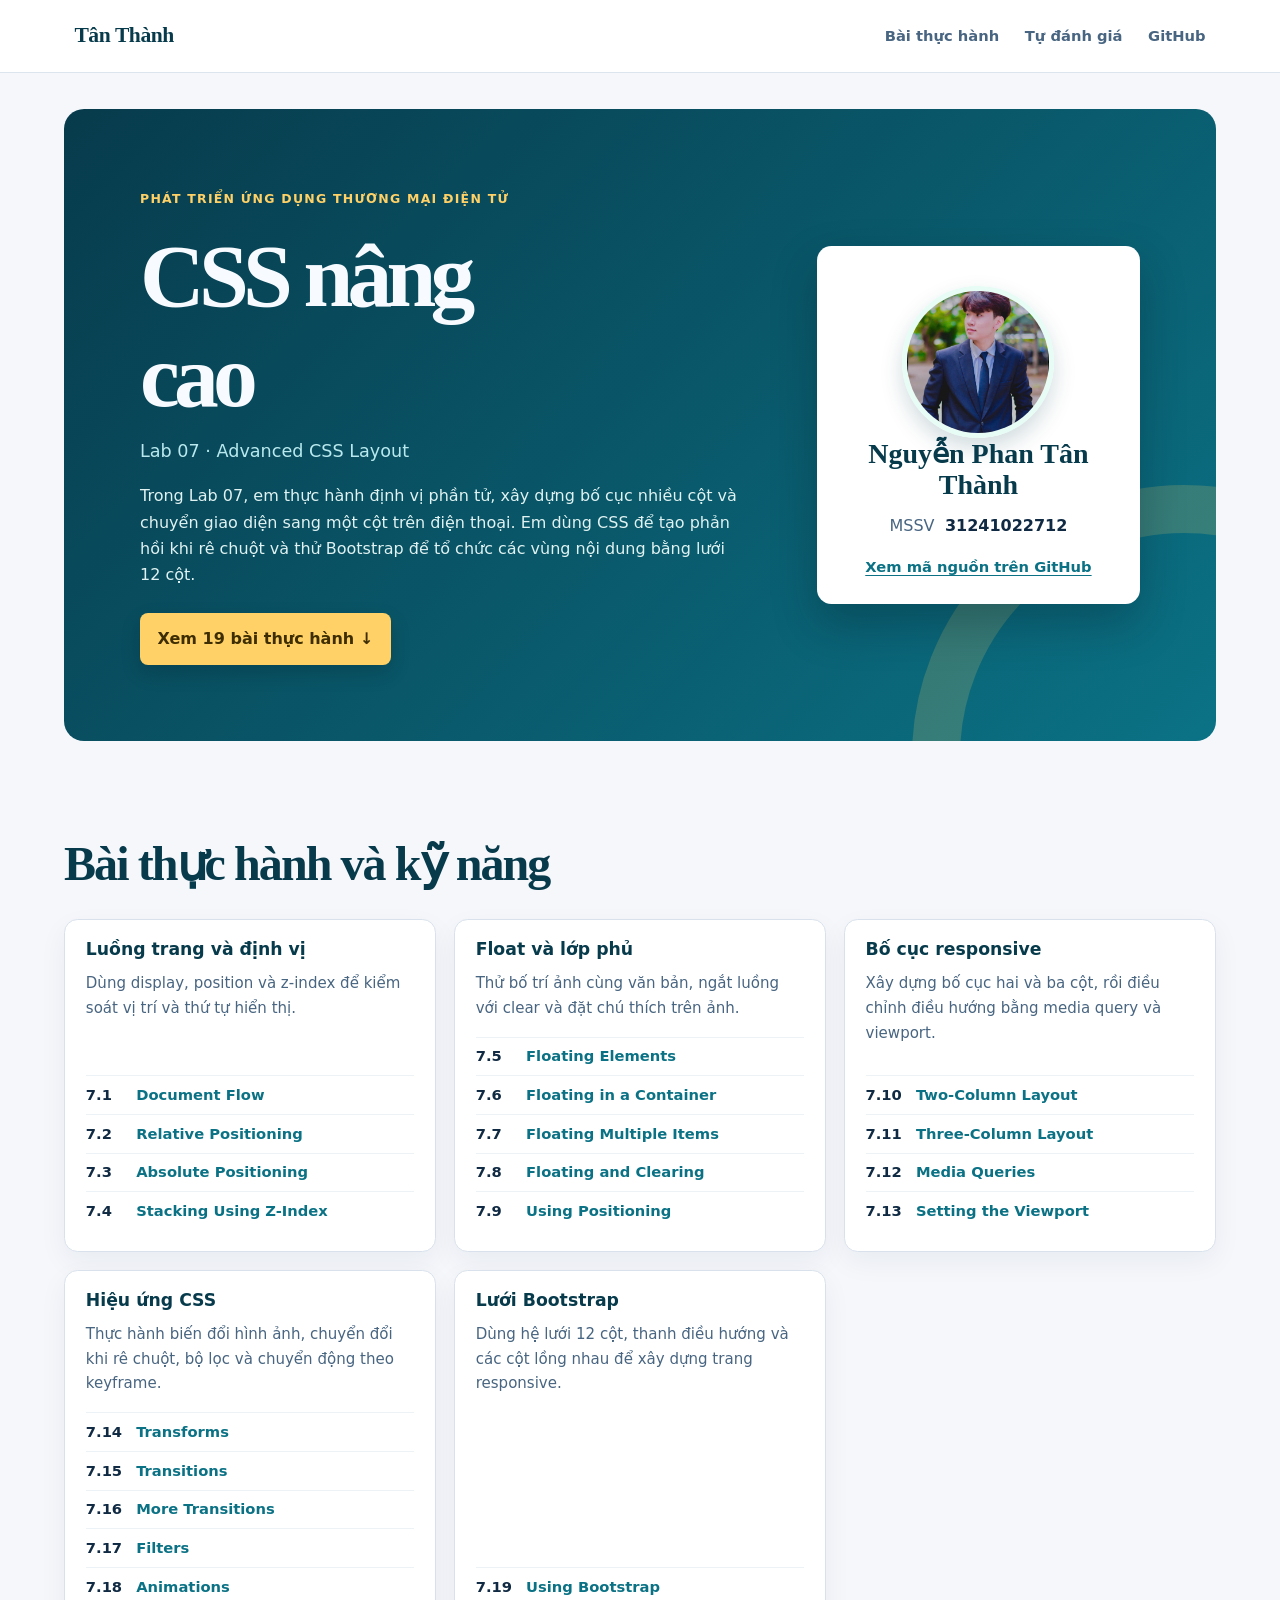
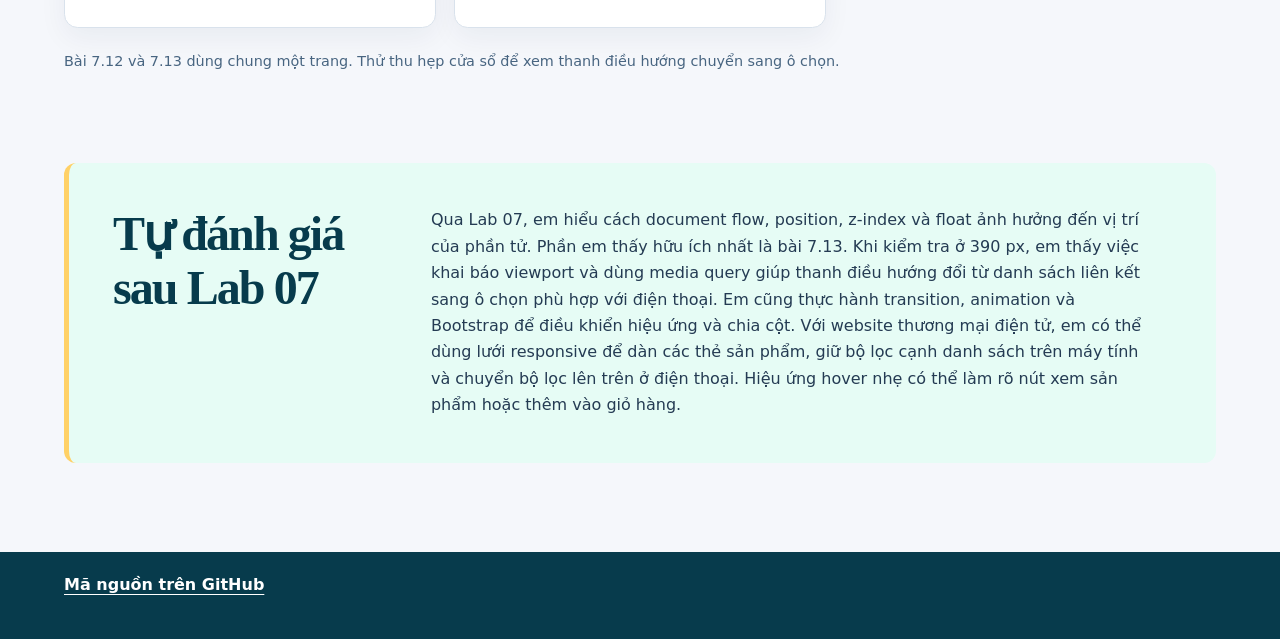
<file: index.html>
<!DOCTYPE html>
<html lang="vi">
<head>
  <meta charset="utf-8">
  <meta name="viewport" content="width=device-width, initial-scale=1">
  <title>Lab 07 CSS nâng cao | Tân Thành</title>
  <meta name="description" content="Bài thực hành Lab 07 CSS nâng cao của Nguyễn Phan Tân Thành">
  <link rel="stylesheet" href="style.css?v=20261124-2">
</head>
<body>
  <a class="skip-link" href="#main">Đến nội dung</a>
  <header class="site-header">
    <nav class="wrap site-nav" aria-label="Điều hướng chính">
      <a class="name" href="./">Tân Thành</a>
      <ul>
        <li><a href="#bai-thuc-hanh">Bài thực hành</a></li>
        <li><a href="#tu-danh-gia">Tự đánh giá</a></li>
        <li><a href="https://github.com/thanhnguyen31241022712-UEH/bai-tap-css-tuan-UEH-31241022712">GitHub</a></li>
      </ul>
    </nav>
  </header>

  <main id="main" class="wrap">
    <section class="hero" aria-labelledby="hero-title">
      <div class="intro">
        <p class="course">Phát triển ứng dụng thương mại điện tử</p>
        <h1 id="hero-title">CSS nâng cao</h1>
        <p class="subtitle">Lab 07 · Advanced CSS Layout</p>
        <p>Trong Lab 07, em thực hành định vị phần tử, xây dựng bố cục nhiều cột và chuyển giao diện sang một cột trên điện thoại. Em dùng CSS để tạo phản hồi khi rê chuột và thử Bootstrap để tổ chức các vùng nội dung bằng lưới 12 cột.</p>
        <a class="button" href="#bai-thuc-hanh">Xem 19 bài thực hành <span aria-hidden="true">↓</span></a>
      </div>
      <div class="profile">
        <div class="profile-info">
          <img src="images/anh-ca-nhan.jpg" width="960" height="1280" alt="Chân dung Nguyễn Phan Tân Thành">
          <h2>Nguyễn Phan Tân Thành</h2>
          <dl>
            <div><dt>MSSV</dt><dd>31241022712</dd></div>
          </dl>
          <a href="https://github.com/thanhnguyen31241022712-UEH/bai-tap-css-tuan-UEH-31241022712">Xem mã nguồn trên GitHub</a>
        </div>
      </div>
    </section>

    <section class="exercises" id="bai-thuc-hanh" aria-labelledby="exercises-title">
      <h2 id="exercises-title">Bài thực hành và kỹ năng</h2>
      <div class="topics">
      <section class="topic">
        <h3>Luồng trang và định vị</h3>
        <p>Dùng display, position và z-index để kiểm soát vị trí và thứ tự hiển thị.</p>
        <ul>
          <li><a href="Lab07/lab07-exercise01.html"><span>7.1</span> Document Flow</a></li>
          <li><a href="Lab07/lab07-exercise02.html"><span>7.2</span> Relative Positioning</a></li>
          <li><a href="Lab07/lab07-exercise03.html"><span>7.3</span> Absolute Positioning</a></li>
          <li><a href="Lab07/lab07-exercise04.html"><span>7.4</span> Stacking Using Z-Index</a></li>
        </ul>
      </section>

      <section class="topic">
        <h3>Float và lớp phủ</h3>
        <p>Thử bố trí ảnh cùng văn bản, ngắt luồng với clear và đặt chú thích trên ảnh.</p>
        <ul>
          <li><a href="Lab07/lab07-exercise05.html"><span>7.5</span> Floating Elements</a></li>
          <li><a href="Lab07/lab07-exercise06.html"><span>7.6</span> Floating in a Container</a></li>
          <li><a href="Lab07/lab07-exercise07.html"><span>7.7</span> Floating Multiple Items</a></li>
          <li><a href="Lab07/lab07-exercise08.html"><span>7.8</span> Floating and Clearing</a></li>
          <li><a href="Lab07/lab07-exercise09.html"><span>7.9</span> Using Positioning</a></li>
        </ul>
      </section>

      <section class="topic">
        <h3>Bố cục responsive</h3>
        <p>Xây dựng bố cục hai và ba cột, rồi điều chỉnh điều hướng bằng media query và viewport.</p>
        <ul>
          <li><a href="Lab07/lab07-exercise10.html"><span>7.10</span> Two-Column Layout</a></li>
          <li><a href="Lab07/lab07-exercise11.html"><span>7.11</span> Three-Column Layout</a></li>
          <li><a href="Lab07/lab07-exercise12.html"><span>7.12</span> Media Queries</a></li>
          <li><a href="Lab07/lab07-exercise12.html"><span>7.13</span> Setting the Viewport</a></li>
        </ul>
      </section>

      <section class="topic">
        <h3>Hiệu ứng CSS</h3>
        <p>Thực hành biến đổi hình ảnh, chuyển đổi khi rê chuột, bộ lọc và chuyển động theo keyframe.</p>
        <ul>
          <li><a href="Lab07/lab07-exercise14.html"><span>7.14</span> Transforms</a></li>
          <li><a href="Lab07/lab07-exercise15.html"><span>7.15</span> Transitions</a></li>
          <li><a href="Lab07/lab07-exercise16.html"><span>7.16</span> More Transitions</a></li>
          <li><a href="Lab07/lab07-exercise17.html"><span>7.17</span> Filters</a></li>
          <li><a href="Lab07/lab07-exercise18.html"><span>7.18</span> Animations</a></li>
        </ul>
      </section>

      <section class="topic">
        <h3>Lưới Bootstrap</h3>
        <p>Dùng hệ lưới 12 cột, thanh điều hướng và các cột lồng nhau để xây dựng trang responsive.</p>
        <ul>
          <li><a href="Lab07/lab07-exercise19.html"><span>7.19</span> Using Bootstrap</a></li>
        </ul>
      </section>
      </div>
      <p class="note">Bài 7.12 và 7.13 dùng chung một trang. Thử thu hẹp cửa sổ để xem thanh điều hướng chuyển sang ô chọn.</p>
    </section>

    <section class="reflection" id="tu-danh-gia" aria-labelledby="reflection-title">
      <h2 id="reflection-title">Tự đánh giá sau Lab 07</h2>
      <p>Qua Lab 07, em hiểu cách document flow, position, z-index và float ảnh hưởng đến vị trí của phần tử. Phần em thấy hữu ích nhất là bài 7.13. Khi kiểm tra ở 390 px, em thấy việc khai báo viewport và dùng media query giúp thanh điều hướng đổi từ danh sách liên kết sang ô chọn phù hợp với điện thoại. Em cũng thực hành transition, animation và Bootstrap để điều khiển hiệu ứng và chia cột. Với website thương mại điện tử, em có thể dùng lưới responsive để dàn các thẻ sản phẩm, giữ bộ lọc cạnh danh sách trên máy tính và chuyển bộ lọc lên trên ở điện thoại. Hiệu ứng hover nhẹ có thể làm rõ nút xem sản phẩm hoặc thêm vào giỏ hàng.</p>
    </section>
  </main>

  <footer class="site-footer">
    <div class="wrap"><a href="https://github.com/thanhnguyen31241022712-UEH/bai-tap-css-tuan-UEH-31241022712">Mã nguồn trên GitHub</a></div>
  </footer>
</body>
</html>
</file>
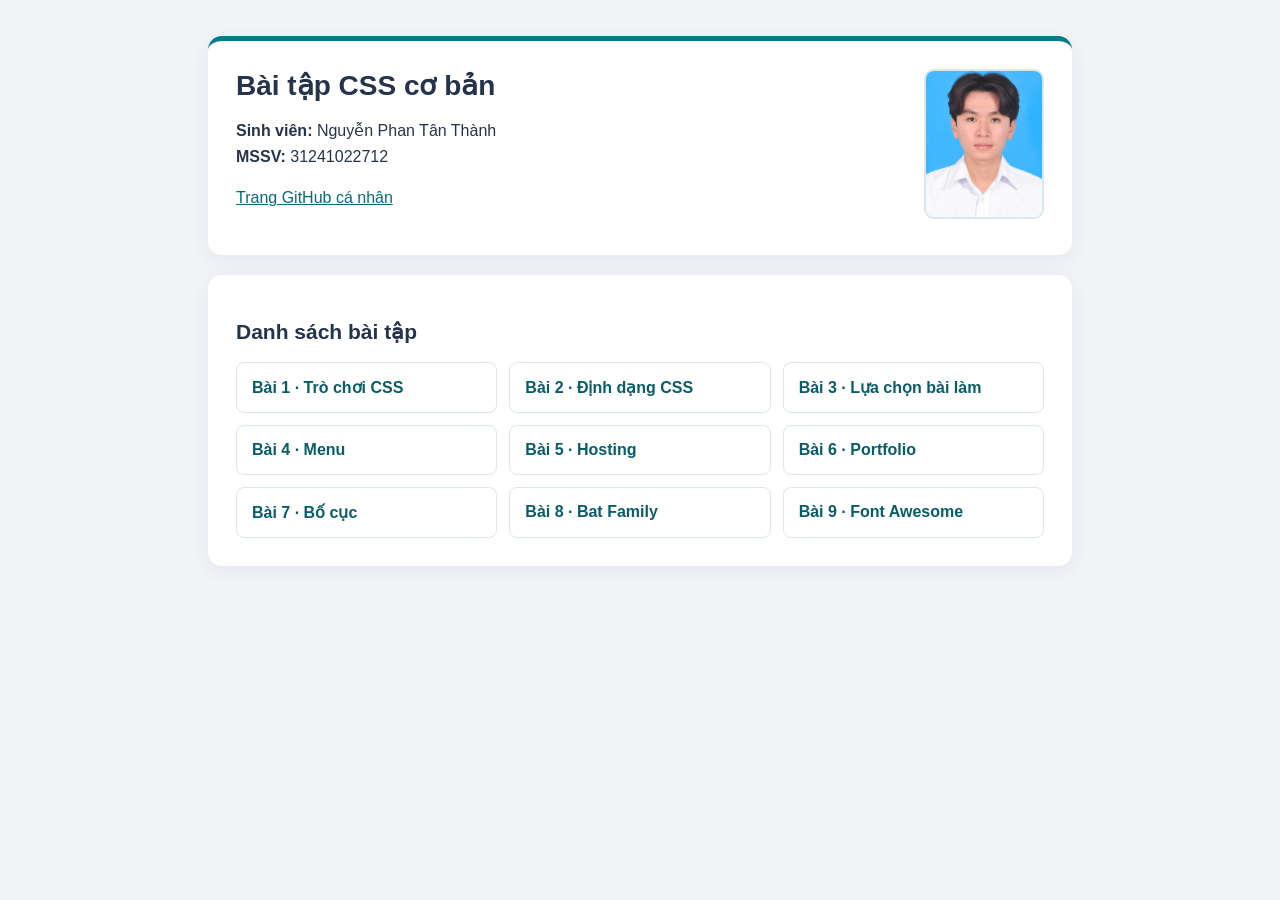
<file: Tuan3/VeNha/index.html>
<!doctype html>
<html lang="vi"><head><meta charset="utf-8"><meta name="viewport" content="width=device-width,initial-scale=1"><title>Bài tập CSS - Nguyễn Phan Tân Thành</title>
<style>*{box-sizing:border-box}body{margin:0;background:#f1f5f8;font-family:Arial,sans-serif;color:#25344a}main{max-width:900px;margin:36px auto;padding:0 18px}.profile,.work{background:white;border-radius:14px;padding:28px;margin-bottom:20px;box-shadow:0 5px 20px #1a304512}.profile{border-top:5px solid #087b85}.portrait{width:120px;height:150px;object-fit:cover;border-radius:10px;float:right;margin:0 0 12px 20px;border:2px solid #dce7eb}@media(max-width:420px){.portrait{float:none;margin:0 0 14px}}h1{margin:0 0 12px;font-size:28px}h2{font-size:21px}p{line-height:1.6}.links{display:grid;grid-template-columns:repeat(auto-fit,minmax(205px,1fr));gap:12px}.links a{padding:15px;border:1px solid #dce7eb;border-radius:8px;color:#075d68;text-decoration:none;font-weight:bold}.links a:hover,.links a:focus-visible{background:#e3f4f4;text-decoration:underline}.note{color:#596779;font-size:14px}a{color:#076b78}</style></head>
<body><main><section class="profile"><img class="portrait" src="anh-sinh-vien.png" alt="Ảnh sinh viên Nguyễn Phan Tân Thành"><h1>Bài tập CSS cơ bản</h1><p><strong>Sinh viên:</strong> Nguyễn Phan Tân Thành<br><strong>MSSV:</strong> 31241022712</p><p><a href="https://github.com/thanhnguyen31241022712-UEH">Trang GitHub cá nhân</a></p></section>
<section class="work"><h2>Danh sách bài tập</h2><div class="links">
<a href="BaiTap1.html">Bài 1 · Trò chơi CSS</a><a href="BaiTap2.html">Bài 2 · Định dạng CSS</a><a href="BaiTap3.html">Bài 3 · Lựa chọn bài làm</a><a href="BaiTap4.html">Bài 4 · Menu</a><a href="BaiTap5.html">Bài 5 · Hosting</a><a href="BaiTap6.html">Bài 6 · Portfolio</a><a href="BaiTap7.html">Bài 7 · Bố cục</a><a href="BaiTap8.html">Bài 8 · Bat Family</a><a href="BaiTap9.html">Bài 9 · Font Awesome</a>
</div></section></main></body></html>
</file>
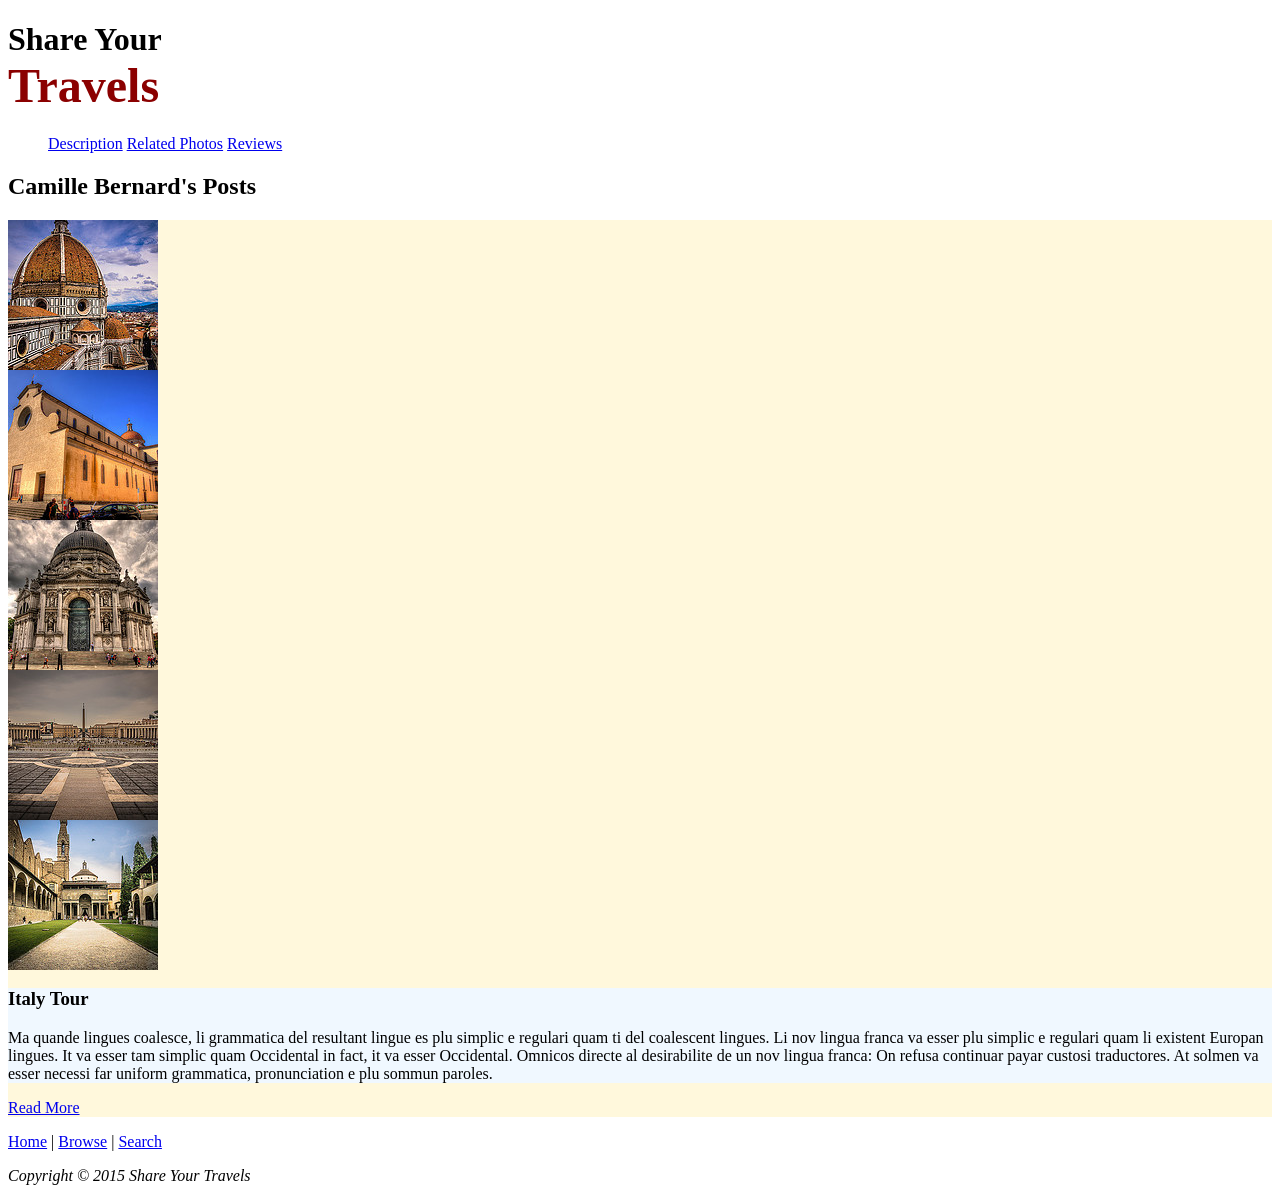
<file: Lab07/lab07-exercise01.html>
<!DOCTYPE html>
<html lang="en">
<head>
   <meta charset="utf-8">
   <title>Share Your Travels -- New York - Central Park</title>
   <link rel="stylesheet" href="lab07-exercise01.css" />
</head>
<body>
<header>
  <h1>Share Your <span>Travels</span></h1>
  <nav>
    <ul>
	  <li><a href="#">Description</a></li>
	  <li><a href="#related">Related Photos</a></li>
	  <li><a href="#">Reviews</a></li>
    </ul> 
  </nav>
</header>
<main>
   <h2>Camille Bernard's Posts</h2>
   <div class="entry">
      <div>
         <img src="images/travel/9498358806.jpg" alt="Duomo, Florence" />
         <img src="images/travel/9504449928.jpg" alt="Santo Spirito, Florence" />
         <img src="images/travel/9494472443.jpg" alt="Santa Maria della Salute, Venice" />
         <img src="images/travel/9498386718.jpg" alt="St. Peter's Piazza, Rome" />
         <img src="images/travel/9504609042.jpg" alt="Pazzi Chapel, Florence" />
      </div>
      <div class="entryContent">
         <h3>Italy Tour</h3>
         <p>Ma quande lingues coalesce, li grammatica del resultant lingue es plu simplic e regulari quam ti del coalescent lingues. Li nov lingua franca va esser plu simplic e regulari quam li existent Europan lingues. It va esser tam simplic quam Occidental in fact, it va esser Occidental. Omnicos directe al desirabilite de un nov lingua franca: On refusa continuar payar custosi traductores. At solmen va esser necessi far uniform grammatica, pronunciation e plu sommun paroles.</p>
      </div>
      <div class="right">
         <a href="#" class="linkbutton">Read More</a>
      </div>      
   </div>
</main>
<footer>
  <p><a href="#">Home</a> | <a href="#">Browse</a> | <a href="#">Search</a></p>
  <p><em>Copyright &copy; 2015 Share Your Travels</em></p>
</footer>
</body>
</html>
</file>
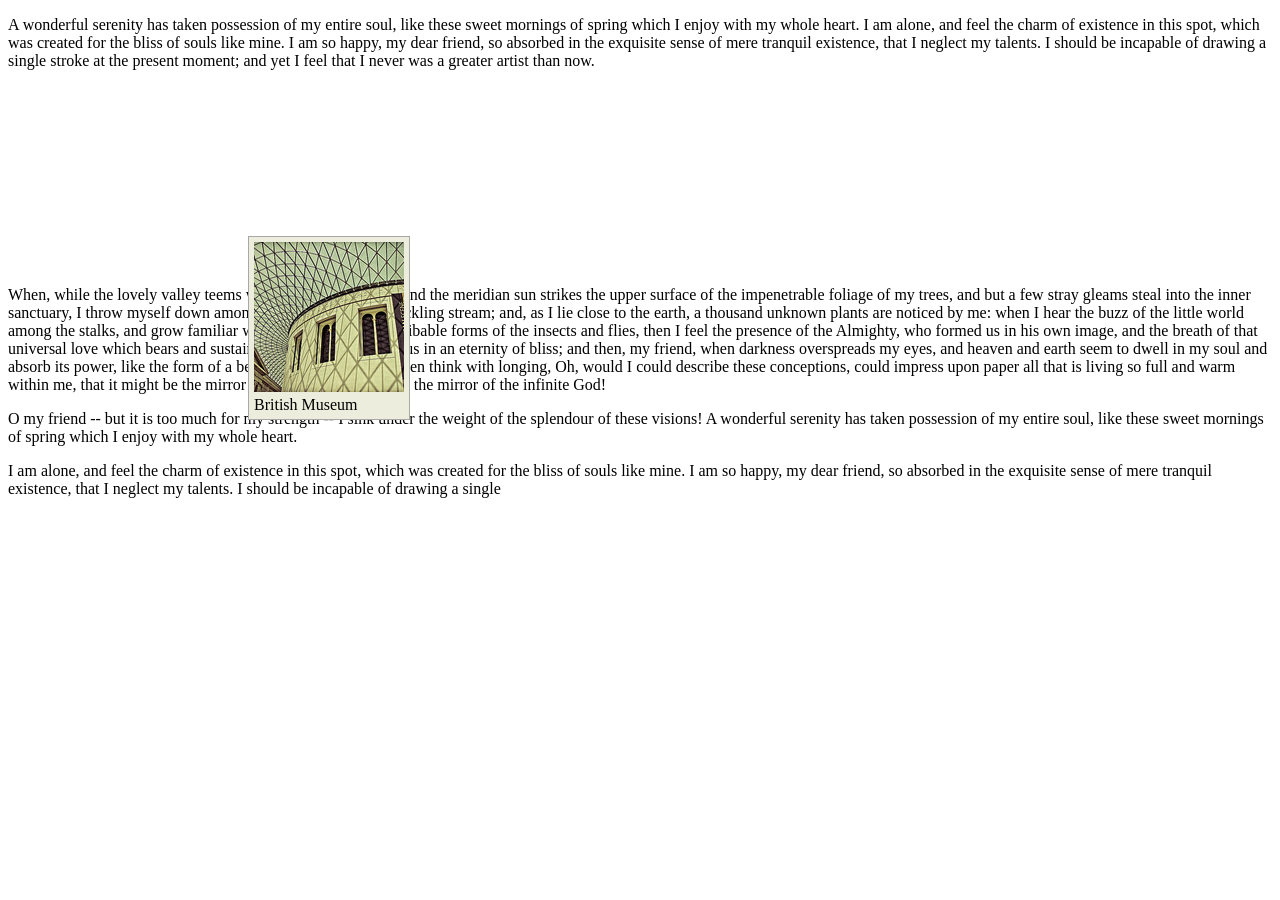
<file: Lab07/lab07-exercise02.html>
<!DOCTYPE html>
<html lang="en">
<head>
   <meta charset="utf-8">
   <title>Chapter 7</title>
   <link rel="stylesheet" href="lab07-exercise02.css" />
</head>
<body>

<p>A wonderful serenity has taken possession of my entire soul, like these sweet mornings of spring which I enjoy with my whole heart. I am alone, and feel the charm of existence in this spot, which was created for the bliss of souls like mine. I am so happy, my dear friend, so absorbed in the exquisite sense of mere tranquil existence, that I neglect my talents. I should be incapable of drawing a single stroke at the present moment; and yet I feel that I never was a greater artist than now.</p>

<figure>
   <img src="images/828.jpg" alt="" />
   <figcaption>British Museum</figcaption>
</figure>

<p>When, while the lovely valley teems with vapour around me, and the meridian sun strikes the upper surface of the impenetrable foliage of my trees, and but a few stray gleams steal into the inner sanctuary, I throw myself down among the tall grass by the trickling stream; and, as I lie close to the earth, a thousand unknown plants are noticed by me: when I hear the buzz of the little world among the stalks, and grow familiar with the countless indescribable forms of the insects and flies, then I feel the presence of the Almighty, who formed us in his own image, and the breath of that universal love which bears and sustains us, as it floats around us in an eternity of bliss; and then, my friend, when darkness overspreads my eyes, and heaven and earth seem to dwell in my soul and absorb its power, like the form of a beloved mistress, then I often think with longing, Oh, would I could describe these conceptions, could impress upon paper all that is living so full and warm within me, that it might be the mirror of my soul, as my soul is the mirror of the infinite God!</p>

<p>O my friend -- but it is too much for my strength -- I sink under the weight of the splendour of these visions! A wonderful serenity has taken possession of my entire soul, like these sweet mornings of spring which I enjoy with my whole heart.</p>

<p>I am alone, and feel the charm of existence in this spot, which was created for the bliss of souls like mine. I am so happy, my dear friend, so absorbed in the exquisite sense of mere tranquil existence, that I neglect my talents. I should be incapable of drawing a single</p>
   

</body>
</html>
</file>
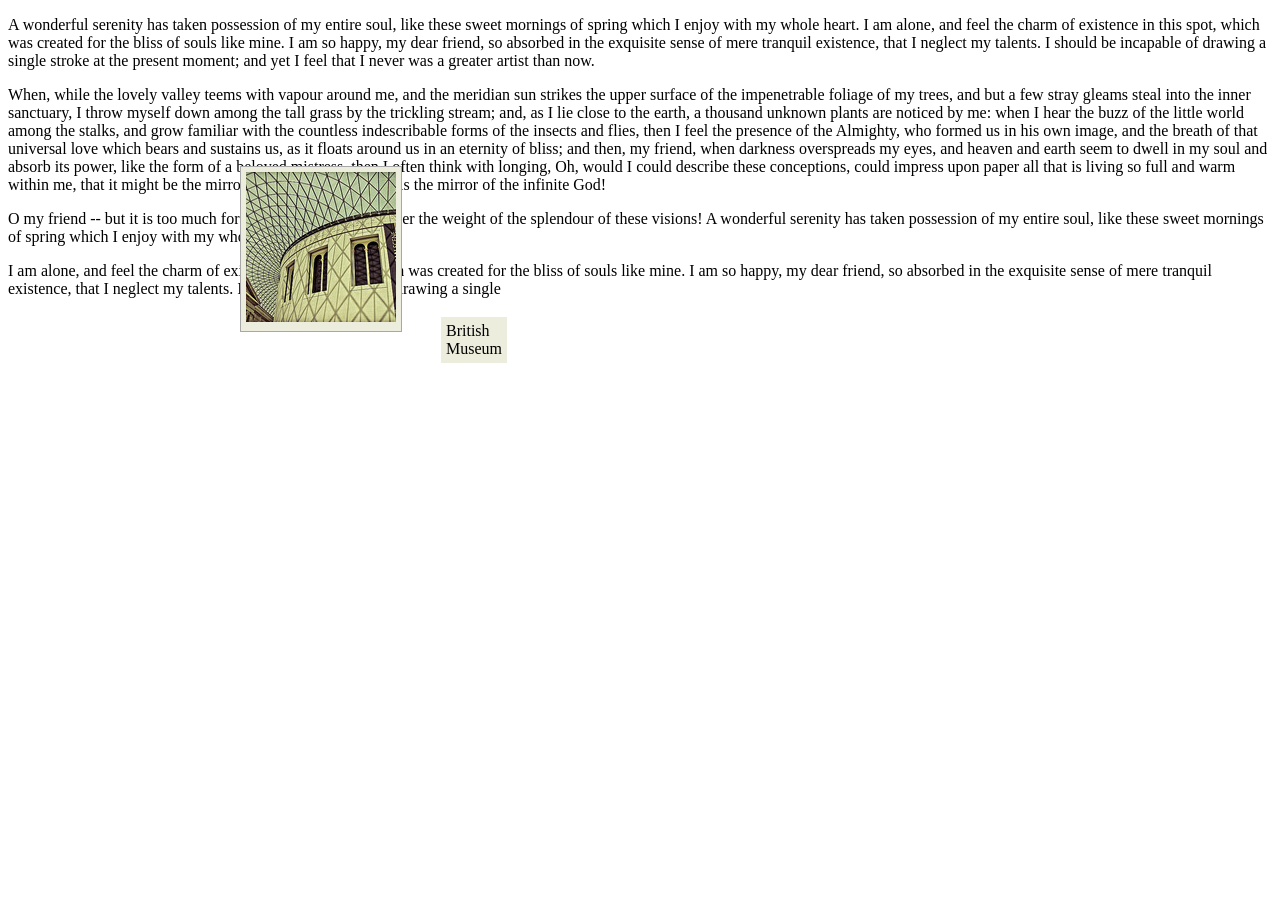
<file: Lab07/lab07-exercise03.html>
<!DOCTYPE html>
<html lang="en">
<head>
   <meta charset="utf-8">
   <title>Chapter 7</title>
   <link rel="stylesheet" href="lab07-exercise03.css" />
</head>
<body>

<p>A wonderful serenity has taken possession of my entire soul, like these sweet mornings of spring which I enjoy with my whole heart. I am alone, and feel the charm of existence in this spot, which was created for the bliss of souls like mine. I am so happy, my dear friend, so absorbed in the exquisite sense of mere tranquil existence, that I neglect my talents. I should be incapable of drawing a single stroke at the present moment; and yet I feel that I never was a greater artist than now.</p>

<figure>
   <img src="images/828.jpg" alt="" />
   <figcaption>British Museum</figcaption>
</figure>

<p>When, while the lovely valley teems with vapour around me, and the meridian sun strikes the upper surface of the impenetrable foliage of my trees, and but a few stray gleams steal into the inner sanctuary, I throw myself down among the tall grass by the trickling stream; and, as I lie close to the earth, a thousand unknown plants are noticed by me: when I hear the buzz of the little world among the stalks, and grow familiar with the countless indescribable forms of the insects and flies, then I feel the presence of the Almighty, who formed us in his own image, and the breath of that universal love which bears and sustains us, as it floats around us in an eternity of bliss; and then, my friend, when darkness overspreads my eyes, and heaven and earth seem to dwell in my soul and absorb its power, like the form of a beloved mistress, then I often think with longing, Oh, would I could describe these conceptions, could impress upon paper all that is living so full and warm within me, that it might be the mirror of my soul, as my soul is the mirror of the infinite God!</p>

<p>O my friend -- but it is too much for my strength -- I sink under the weight of the splendour of these visions! A wonderful serenity has taken possession of my entire soul, like these sweet mornings of spring which I enjoy with my whole heart.</p>

<p>I am alone, and feel the charm of existence in this spot, which was created for the bliss of souls like mine. I am so happy, my dear friend, so absorbed in the exquisite sense of mere tranquil existence, that I neglect my talents. I should be incapable of drawing a single</p>
   

</body>
</html>
</file>
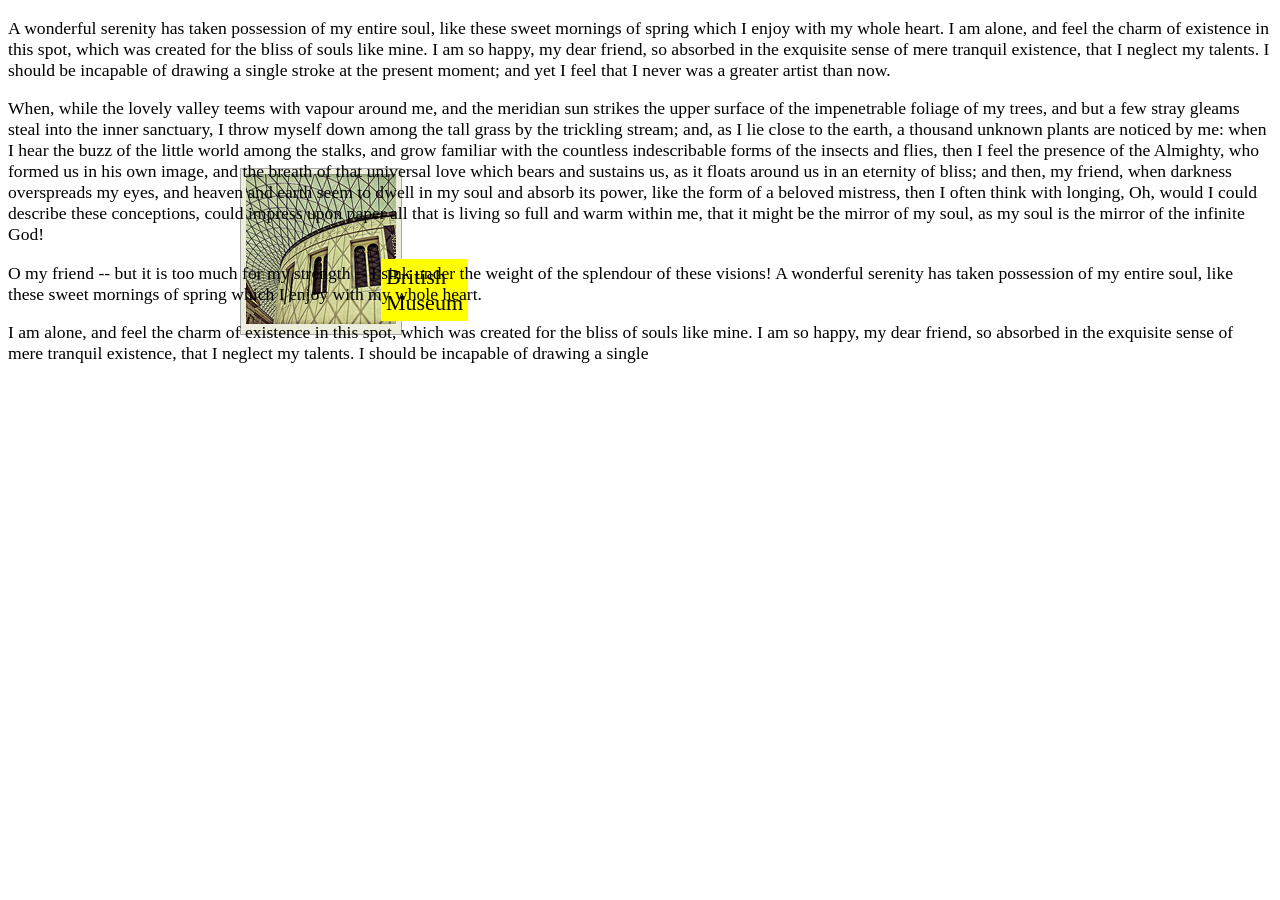
<file: Lab07/lab07-exercise04.html>
<!DOCTYPE html>
<html lang="en">
<head>
   <meta charset="utf-8">
   <title>Chapter 7</title>
   <link rel="stylesheet" href="lab07-exercise04.css" />
</head>
<body>

<p>A wonderful serenity has taken possession of my entire soul, like these sweet mornings of spring which I enjoy with my whole heart. I am alone, and feel the charm of existence in this spot, which was created for the bliss of souls like mine. I am so happy, my dear friend, so absorbed in the exquisite sense of mere tranquil existence, that I neglect my talents. I should be incapable of drawing a single stroke at the present moment; and yet I feel that I never was a greater artist than now.</p>

<figure>
   <img src="images/828.jpg" alt="" />
   <figcaption>British Museum</figcaption>
</figure>

<p>When, while the lovely valley teems with vapour around me, and the meridian sun strikes the upper surface of the impenetrable foliage of my trees, and but a few stray gleams steal into the inner sanctuary, I throw myself down among the tall grass by the trickling stream; and, as I lie close to the earth, a thousand unknown plants are noticed by me: when I hear the buzz of the little world among the stalks, and grow familiar with the countless indescribable forms of the insects and flies, then I feel the presence of the Almighty, who formed us in his own image, and the breath of that universal love which bears and sustains us, as it floats around us in an eternity of bliss; and then, my friend, when darkness overspreads my eyes, and heaven and earth seem to dwell in my soul and absorb its power, like the form of a beloved mistress, then I often think with longing, Oh, would I could describe these conceptions, could impress upon paper all that is living so full and warm within me, that it might be the mirror of my soul, as my soul is the mirror of the infinite God!</p>

<p>O my friend -- but it is too much for my strength -- I sink under the weight of the splendour of these visions! A wonderful serenity has taken possession of my entire soul, like these sweet mornings of spring which I enjoy with my whole heart.</p>

<p>I am alone, and feel the charm of existence in this spot, which was created for the bliss of souls like mine. I am so happy, my dear friend, so absorbed in the exquisite sense of mere tranquil existence, that I neglect my talents. I should be incapable of drawing a single</p>
   

</body>
</html>
</file>
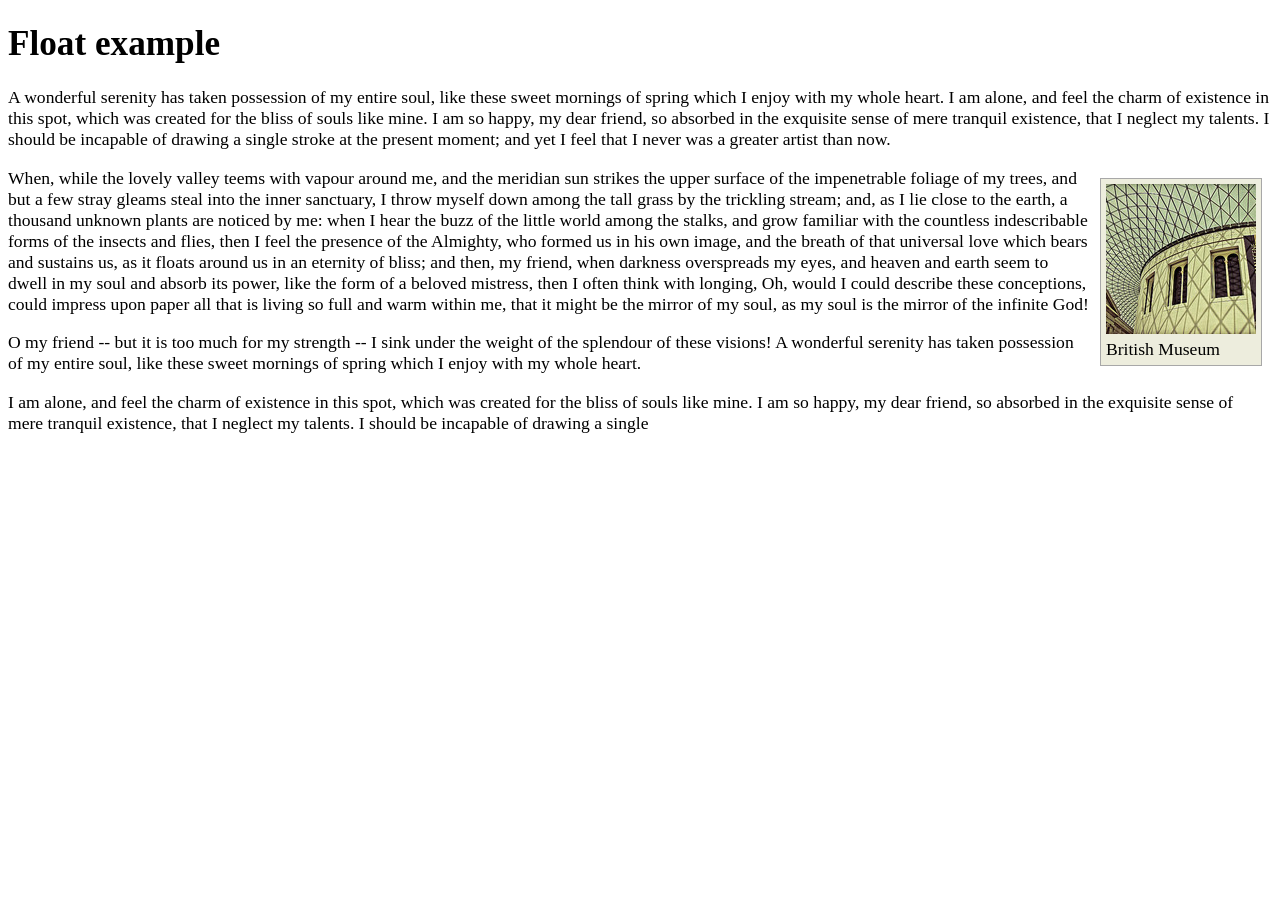
<file: Lab07/lab07-exercise05.html>
<!DOCTYPE html>
<html lang="en">
<head>
   <meta charset="utf-8">
   <title>Chapter 7</title>
   <link rel="stylesheet" href="lab07-exercise05.css" />   

</head>
<body>

<h1>Float example</h1>
<p>A wonderful serenity has taken possession of my entire soul, like these sweet mornings of spring which I enjoy with my whole heart. I am alone, and feel the charm of existence in this spot, which was created for the bliss of souls like mine. I am so happy, my dear friend, so absorbed in the exquisite sense of mere tranquil existence, that I neglect my talents. I should be incapable of drawing a single stroke at the present moment; and yet I feel that I never was a greater artist than now.</p>

<figure>
   <img src="images/828.jpg" alt="" />
   <figcaption>British Museum</figcaption>
</figure>

<p>When, while the lovely valley teems with vapour around me, and the meridian sun strikes the upper surface of the impenetrable foliage of my trees, and but a few stray gleams steal into the inner sanctuary, I throw myself down among the tall grass by the trickling stream; and, as I lie close to the earth, a thousand unknown plants are noticed by me: when I hear the buzz of the little world among the stalks, and grow familiar with the countless indescribable forms of the insects and flies, then I feel the presence of the Almighty, who formed us in his own image, and the breath of that universal love which bears and sustains us, as it floats around us in an eternity of bliss; and then, my friend, when darkness overspreads my eyes, and heaven and earth seem to dwell in my soul and absorb its power, like the form of a beloved mistress, then I often think with longing, Oh, would I could describe these conceptions, could impress upon paper all that is living so full and warm within me, that it might be the mirror of my soul, as my soul is the mirror of the infinite God!</p>

<p>O my friend -- but it is too much for my strength -- I sink under the weight of the splendour of these visions! A wonderful serenity has taken possession of my entire soul, like these sweet mornings of spring which I enjoy with my whole heart.</p>

<p>I am alone, and feel the charm of existence in this spot, which was created for the bliss of souls like mine. I am so happy, my dear friend, so absorbed in the exquisite sense of mere tranquil existence, that I neglect my talents. I should be incapable of drawing a single</p>
   

</body>
</html>
</file>
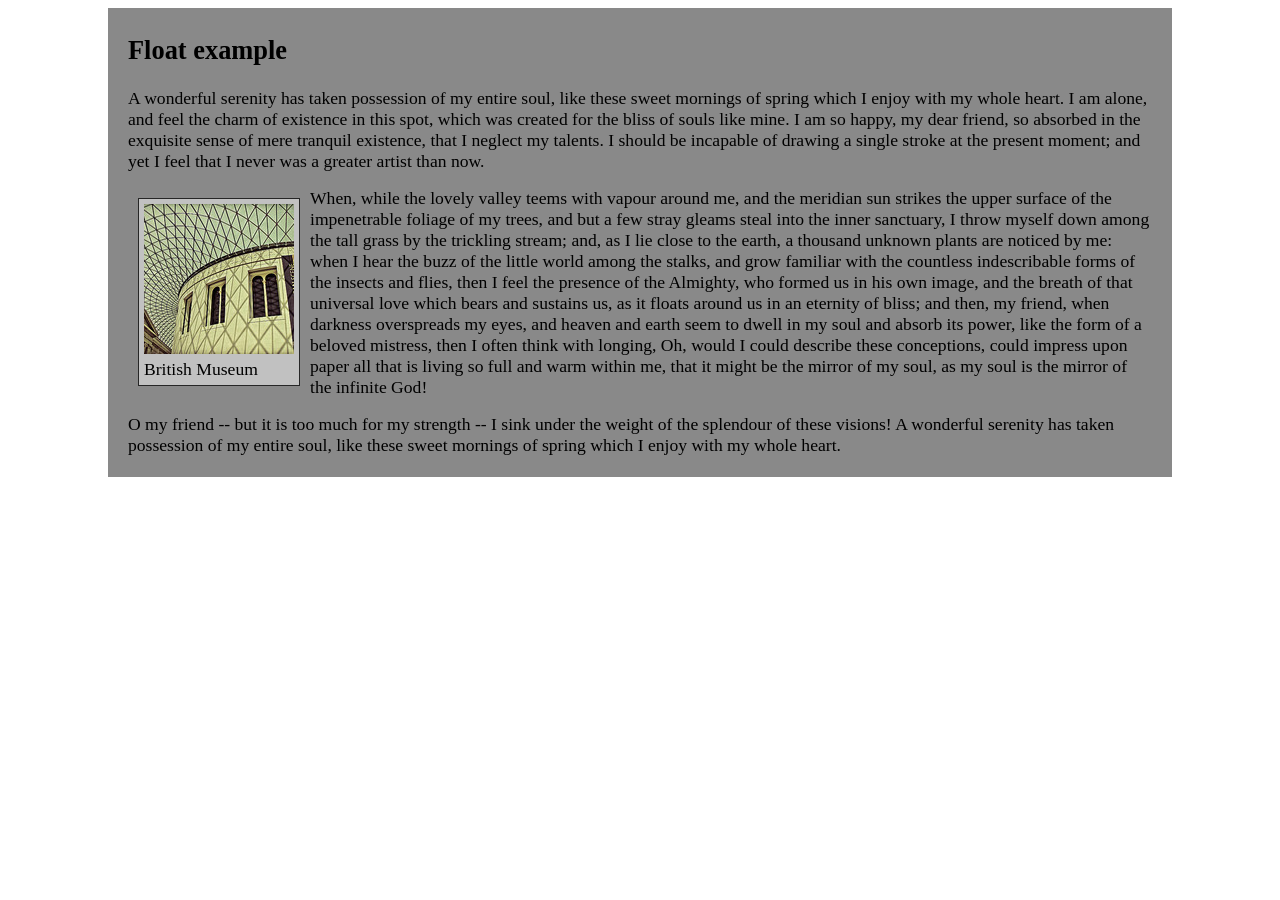
<file: Lab07/lab07-exercise06.html>
<!DOCTYPE html>
<html lang="en">
<head>
   <meta charset="utf-8">
   <title>Chapter 5</title>
   <link rel="stylesheet" href="lab07-exercise06.css" /> 
</head>
<body>

<article>
<h1>Float example</h1>
<p>A wonderful serenity has taken possession of my entire soul, like these sweet mornings of spring which I enjoy with my whole heart. I am alone, and feel the charm of existence in this spot, which was created for the bliss of souls like mine. I am so happy, my dear friend, so absorbed in the exquisite sense of mere tranquil existence, that I neglect my talents. I should be incapable of drawing a single stroke at the present moment; and yet I feel that I never was a greater artist than now.</p>

<figure>
   <img src="images/828.jpg" alt="" />
   <figcaption>British Museum</figcaption>
</figure>

<p>When, while the lovely valley teems with vapour around me, and the meridian sun strikes the upper surface of the impenetrable foliage of my trees, and but a few stray gleams steal into the inner sanctuary, I throw myself down among the tall grass by the trickling stream; and, as I lie close to the earth, a thousand unknown plants are noticed by me: when I hear the buzz of the little world among the stalks, and grow familiar with the countless indescribable forms of the insects and flies, then I feel the presence of the Almighty, who formed us in his own image, and the breath of that universal love which bears and sustains us, as it floats around us in an eternity of bliss; and then, my friend, when darkness overspreads my eyes, and heaven and earth seem to dwell in my soul and absorb its power, like the form of a beloved mistress, then I often think with longing, Oh, would I could describe these conceptions, could impress upon paper all that is living so full and warm within me, that it might be the mirror of my soul, as my soul is the mirror of the infinite God!</p>

<p>O my friend -- but it is too much for my strength -- I sink under the weight of the splendour of these visions! A wonderful serenity has taken possession of my entire soul, like these sweet mornings of spring which I enjoy with my whole heart.</p>

</article>
</body>
</html>
</file>
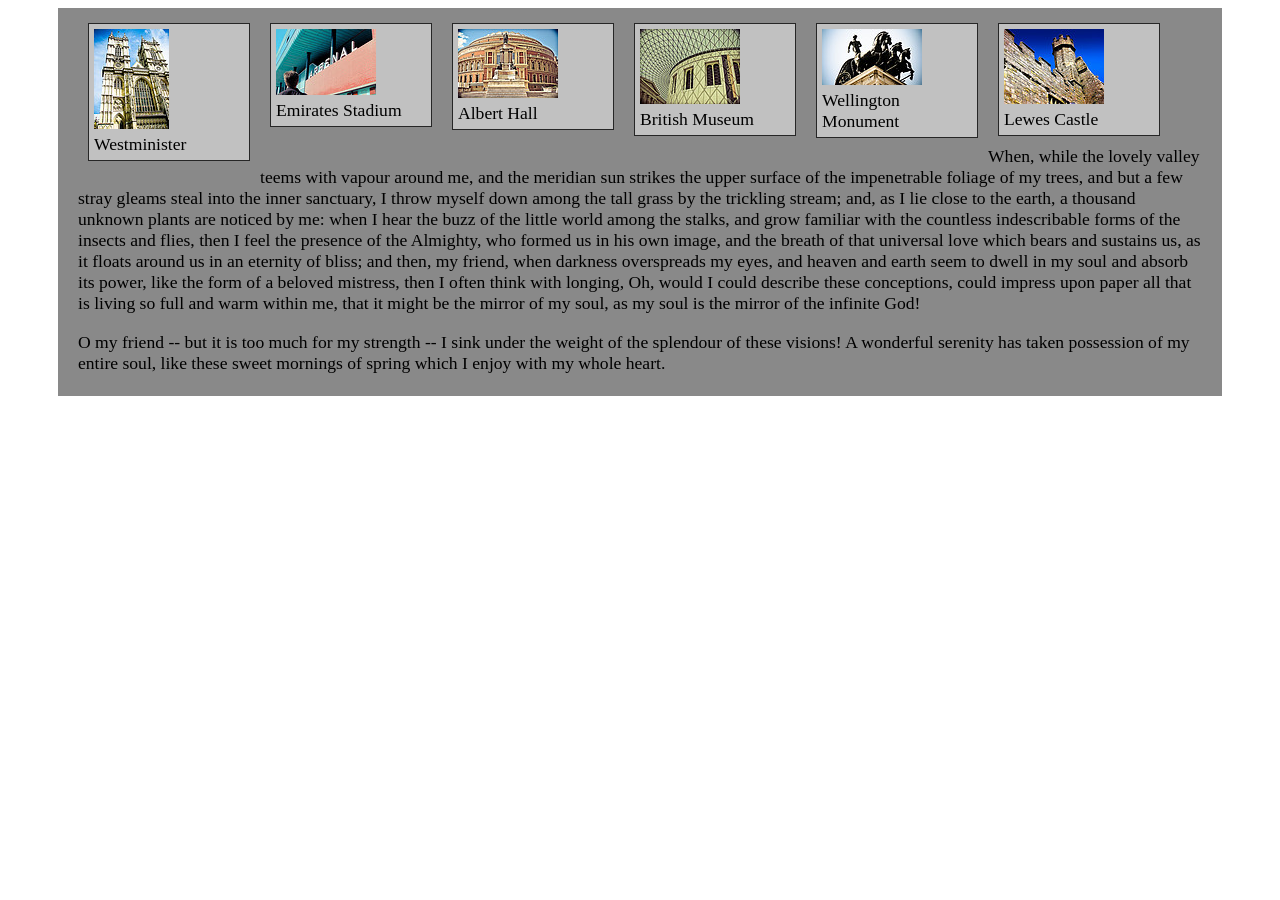
<file: Lab07/lab07-exercise07.html>
<!DOCTYPE html>
<html lang="en">
<head>
   <meta charset="utf-8">
   <title>Chapter 5</title>
   <link rel="stylesheet" href="lab07-exercise07.css" />   
</head>
<body>

<article>

<figure>
   <img src="images/tiny/275.jpg" alt="" />
   <figcaption>Westminister</figcaption>
</figure>
<figure>
   <img src="images/tiny/700.jpg" alt="" />
   <figcaption>Emirates Stadium</figcaption>
</figure>
<figure >
   <img src="images/tiny/537.jpg" alt="" />
   <figcaption>Albert Hall</figcaption>
</figure>
<figure >
   <img src="images/tiny/828.jpg" alt="" />
   <figcaption>British Museum</figcaption>
</figure>
<figure>
   <img src="images/tiny/464.jpg" alt="" />
   <figcaption>Wellington Monument</figcaption>
</figure>
<figure >
   <img src="images/tiny/224.jpg" alt="" />
   <figcaption>Lewes Castle</figcaption>
</figure>

<p >When, while the lovely valley teems with vapour around me, and the meridian sun strikes the upper surface of the impenetrable foliage of my trees, and but a few stray gleams steal into the inner sanctuary, I throw myself down among the tall grass by the trickling stream; and, as I lie close to the earth, a thousand unknown plants are noticed by me: when I hear the buzz of the little world among the stalks, and grow familiar with the countless indescribable forms of the insects and flies, then I feel the presence of the Almighty, who formed us in his own image, and the breath of that universal love which bears and sustains us, as it floats around us in an eternity of bliss; and then, my friend, when darkness overspreads my eyes, and heaven and earth seem to dwell in my soul and absorb its power, like the form of a beloved mistress, then I often think with longing, Oh, would I could describe these conceptions, could impress upon paper all that is living so full and warm within me, that it might be the mirror of my soul, as my soul is the mirror of the infinite God!</p>

<p>O my friend -- but it is too much for my strength -- I sink under the weight of the splendour of these visions! A wonderful serenity has taken possession of my entire soul, like these sweet mornings of spring which I enjoy with my whole heart.</p>

</article>
</body>
</html>
</file>
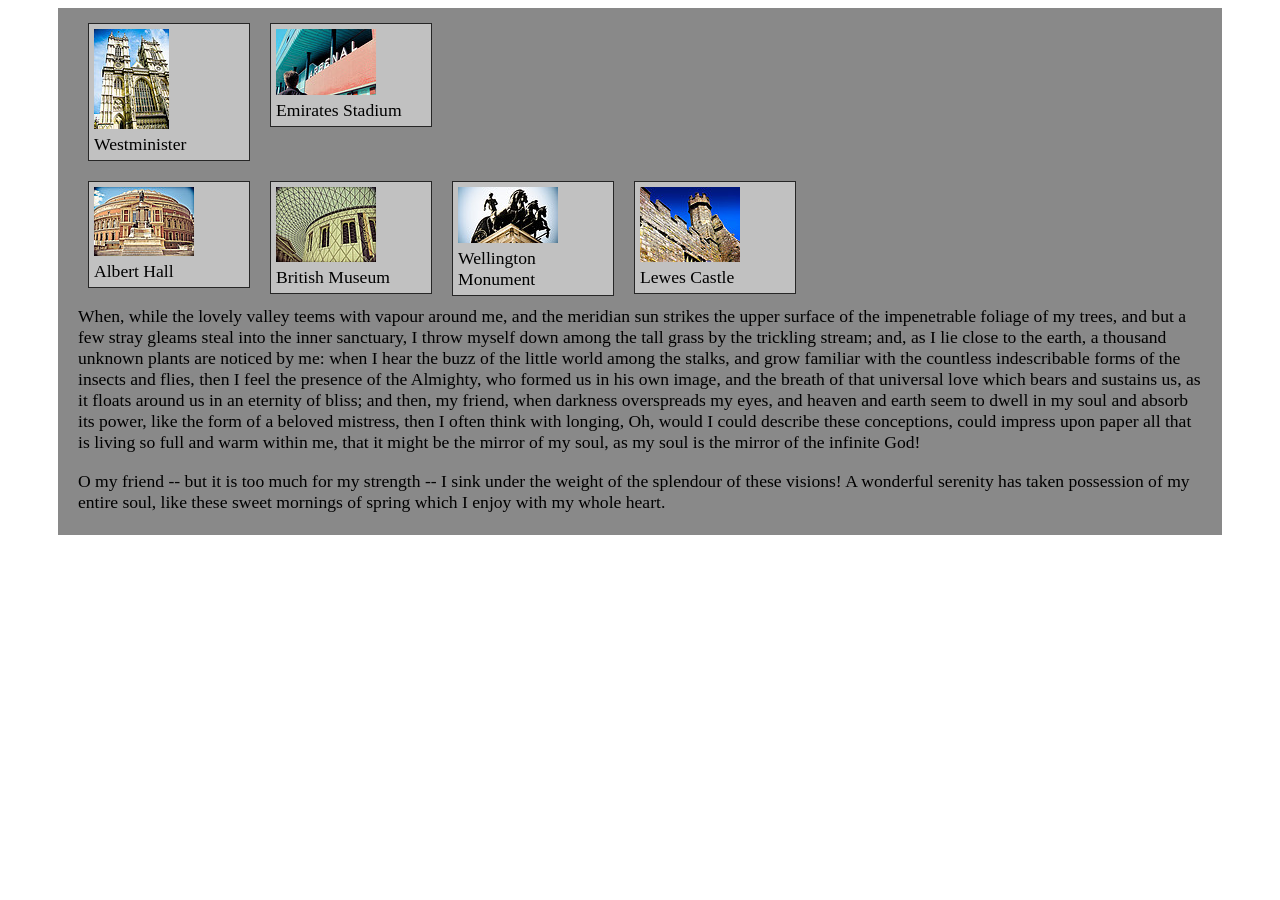
<file: Lab07/lab07-exercise08.html>
<!DOCTYPE html>
<html lang="en">
<head>
   <meta charset="utf-8">
   <title>Chapter 7</title>
   <link rel="stylesheet" href="lab07-exercise08.css" />    
</head>
<body>

<article>

<figure>
   <img src="images/tiny/275.jpg" alt="" />
   <figcaption>Westminister</figcaption>
</figure>
<figure>
   <img src="images/tiny/700.jpg" alt="" />
   <figcaption>Emirates Stadium</figcaption>
</figure>
<figure class="clear">
   <img src="images/tiny/537.jpg" alt="" />
   <figcaption>Albert Hall</figcaption>
</figure>
<figure >
   <img src="images/tiny/828.jpg" alt="" />
   <figcaption>British Museum</figcaption>
</figure>
<figure>
   <img src="images/tiny/464.jpg" alt="" />
   <figcaption>Wellington Monument</figcaption>
</figure>
<figure >
   <img src="images/tiny/224.jpg" alt="" />
   <figcaption>Lewes Castle</figcaption>
</figure>

<p class="clear">When, while the lovely valley teems with vapour around me, and the meridian sun strikes the upper surface of the impenetrable foliage of my trees, and but a few stray gleams steal into the inner sanctuary, I throw myself down among the tall grass by the trickling stream; and, as I lie close to the earth, a thousand unknown plants are noticed by me: when I hear the buzz of the little world among the stalks, and grow familiar with the countless indescribable forms of the insects and flies, then I feel the presence of the Almighty, who formed us in his own image, and the breath of that universal love which bears and sustains us, as it floats around us in an eternity of bliss; and then, my friend, when darkness overspreads my eyes, and heaven and earth seem to dwell in my soul and absorb its power, like the form of a beloved mistress, then I often think with longing, Oh, would I could describe these conceptions, could impress upon paper all that is living so full and warm within me, that it might be the mirror of my soul, as my soul is the mirror of the infinite God!</p>

<p>O my friend -- but it is too much for my strength -- I sink under the weight of the splendour of these visions! A wonderful serenity has taken possession of my entire soul, like these sweet mornings of spring which I enjoy with my whole heart.</p>

</article>
</body>
</html>
</file>
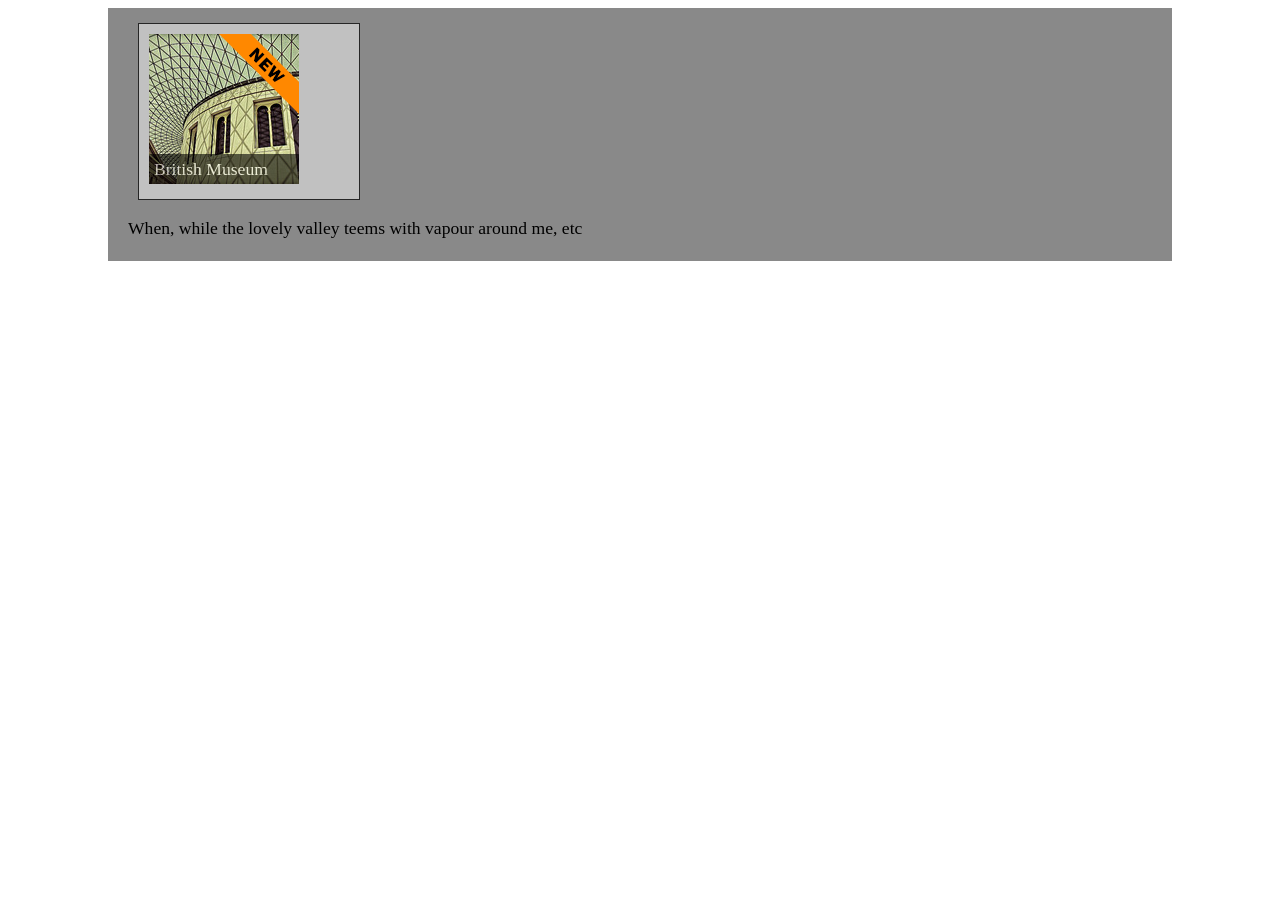
<file: Lab07/lab07-exercise09.html>
<!DOCTYPE html>
<html lang="en">
<head>
   <meta charset="utf-8">
   <title>Chapter 7</title>
   <link rel="stylesheet" href="lab07-exercise09.css" />       
</head>
<body>

<article>

<figure>
   <img src="images/828.jpg" alt="" />
   <figcaption>British Museum</figcaption>
   <img src="images/new-banner.png" class="overlayed" alt="New" />
</figure>


<p >When, while the lovely valley teems with vapour around me, etc </p>

</article>
</body>
</html>
</file>
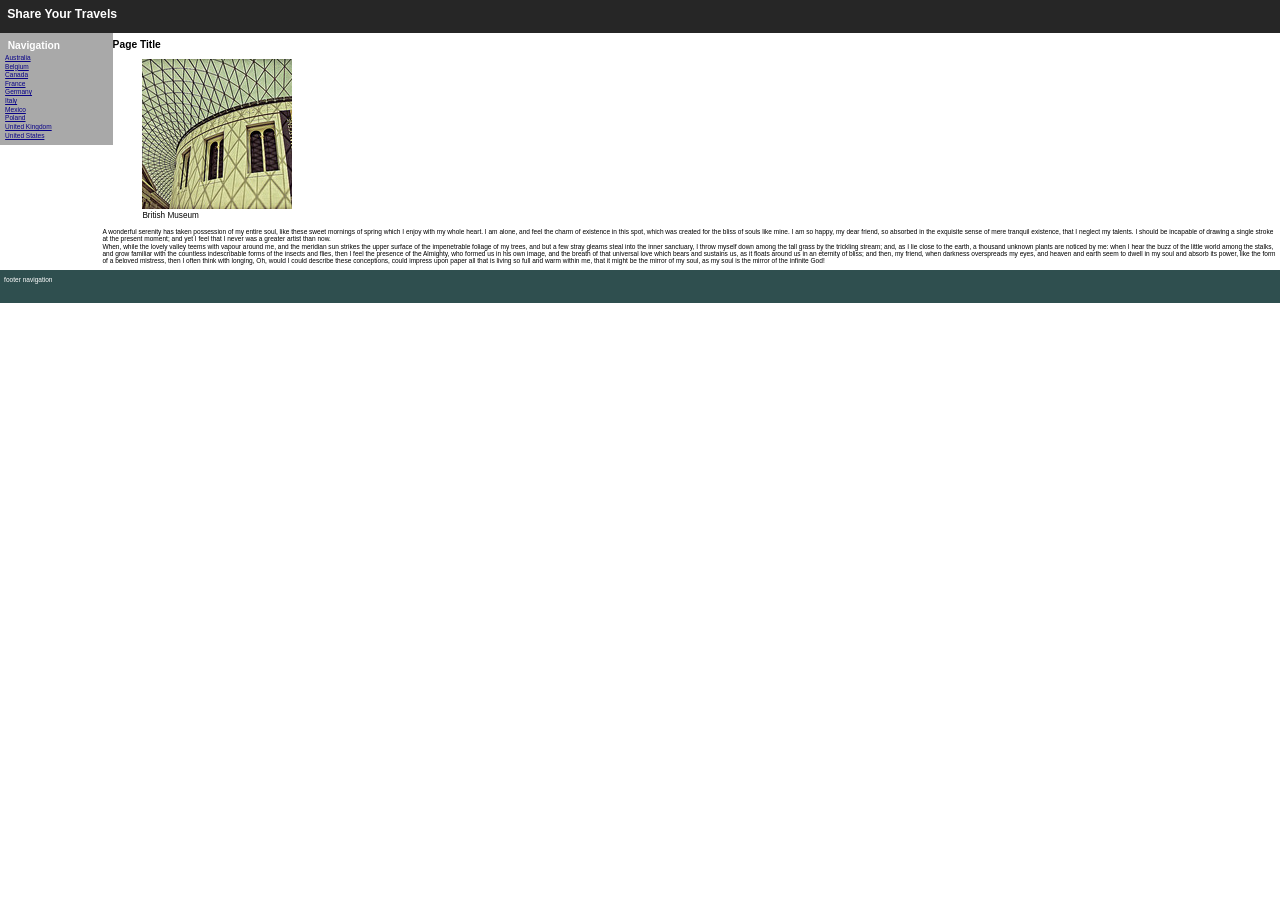
<file: Lab07/lab07-exercise10.html>
<!DOCTYPE html>
<html lang="en">
<head>
   <meta charset="utf-8">
   <title>Chapter 7</title>
   <link rel="stylesheet" href="lab07-exercise10.css" />
</head>
<body>
<header>
   <h1>Share Your Travels</h1>
</header>
<nav>
   <h3>Navigation</h3>
   <ul>
     <li><a href="#">Australia</a></li>
     <li><a href="#">Belgium</a></li>
     <li><a href="#">Canada</a></li>
     <li><a href="#">France</a></li>
     <li><a href="#">Germany</a></li>
     <li><a href="#">Italy</a></li>
     <li><a href="#">Mexico</a></li>
     <li><a href="#">Poland</a></li>
     <li><a href="#">United Kingdom</a></li>
     <li><a href="#">United States</a></li>     
   </ul>
</nav>
<div id="main">
   <h2>Page Title</h2>
   <figure>
   <img src="images/828.jpg" alt="" />
   <figcaption>British Museum</figcaption>
   </figure>
   <p>A wonderful serenity has taken possession of my entire soul, like these sweet mornings of spring which I enjoy with my whole heart. I am alone, and feel the charm of existence in this spot, which was created for the bliss of souls like mine. I am so happy, my dear friend, so absorbed in the exquisite sense of mere tranquil existence, that I neglect my talents. I should be incapable of drawing a single stroke at the present moment; and yet I feel that I never was a greater artist than now.</p>
   <p>When, while the lovely valley teems with vapour around me, and the meridian sun strikes the upper surface of the impenetrable foliage of my trees, and but a few stray gleams steal into the inner sanctuary, I throw myself down among the tall grass by the trickling stream; and, as I lie close to the earth, a thousand unknown plants are noticed by me: when I hear the buzz of the little world among the stalks, and grow familiar with the countless indescribable forms of the insects and flies, then I feel the presence of the Almighty, who formed us in his own image, and the breath of that universal love which bears and sustains us, as it floats around us in an eternity of bliss; and then, my friend, when darkness overspreads my eyes, and heaven and earth seem to dwell in my soul and absorb its power, like the form of a beloved mistress, then I often think with longing, Oh, would I could describe these conceptions, could impress upon paper all that is living so full and warm within me, that it might be the mirror of my soul, as my soul is the mirror of the infinite God!</p>
</div>



<footer>
   <p>footer navigation</p>
</footer>
</body>
</html>
</file>
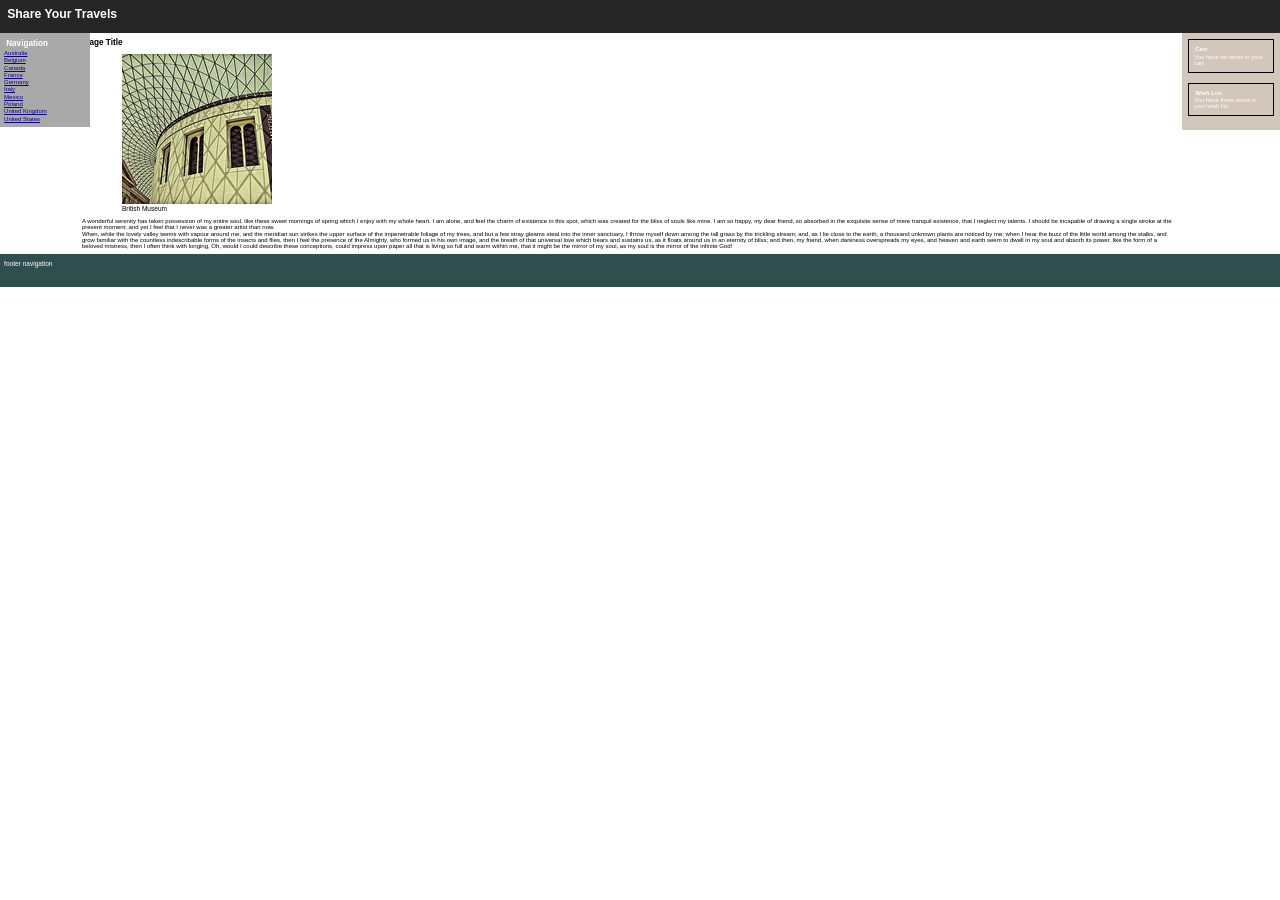
<file: Lab07/lab07-exercise11.html>
<!DOCTYPE html>
<html lang="en">
<head>
   <meta charset="utf-8">
   <title>Chapter 7</title>
   <link rel="stylesheet" href="lab07-exercise11.css" />   
</head>

<body>
<header>
   <h1>Share Your Travels</h1>
</header>
<div id="container">
   <div id="main">
         <h2>Page Title</h2>
         <figure>
         <img src="images/828.jpg" alt="" />
         <figcaption>British Museum</figcaption>
         </figure>
         <p>A wonderful serenity has taken possession of my entire soul, like these sweet mornings of spring which I enjoy with my whole heart. I am alone, and feel the charm of existence in this spot, which was created for the bliss of souls like mine. I am so happy, my dear friend, so absorbed in the exquisite sense of mere tranquil existence, that I neglect my talents. I should be incapable of drawing a single stroke at the present moment; and yet I feel that I never was a greater artist than now.</p>
         <p>When, while the lovely valley teems with vapour around me, and the meridian sun strikes the upper surface of the impenetrable foliage of my trees, and but a few stray gleams steal into the inner sanctuary, I throw myself down among the tall grass by the trickling stream; and, as I lie close to the earth, a thousand unknown plants are noticed by me: when I hear the buzz of the little world among the stalks, and grow familiar with the countless indescribable forms of the insects and flies, then I feel the presence of the Almighty, who formed us in his own image, and the breath of that universal love which bears and sustains us, as it floats around us in an eternity of bliss; and then, my friend, when darkness overspreads my eyes, and heaven and earth seem to dwell in my soul and absorb its power, like the form of a beloved mistress, then I often think with longing, Oh, would I could describe these conceptions, could impress upon paper all that is living so full and warm within me, that it might be the mirror of my soul, as my soul is the mirror of the infinite God!</p>

   </div>
   <nav>
      <h3>Navigation</h3>
      <ul>
        <li><a href="#">Australia</a></li>
        <li><a href="#">Belgium</a></li>
        <li><a href="#">Canada</a></li>
        <li><a href="#">France</a></li>
        <li><a href="#">Germany</a></li>
        <li><a href="#">Italy</a></li>
        <li><a href="#">Mexico</a></li>
        <li><a href="#">Poland</a></li>
        <li><a href="#">United Kingdom</a></li>
        <li><a href="#">United States</a></li>     
      </ul>
   </nav>

   <aside>
      <div class="box">
         <h3>Cart</h3>
         <p>You have no items in your cart</p>
      </div>
      <div class="box">
         <h3>Wish List</h3>
         <p>You have three items in your wish list</p>
      </div>   
   </aside>

</div>
<footer>
   <p>footer navigation</p>
</footer>
</body>
</html>
</file>
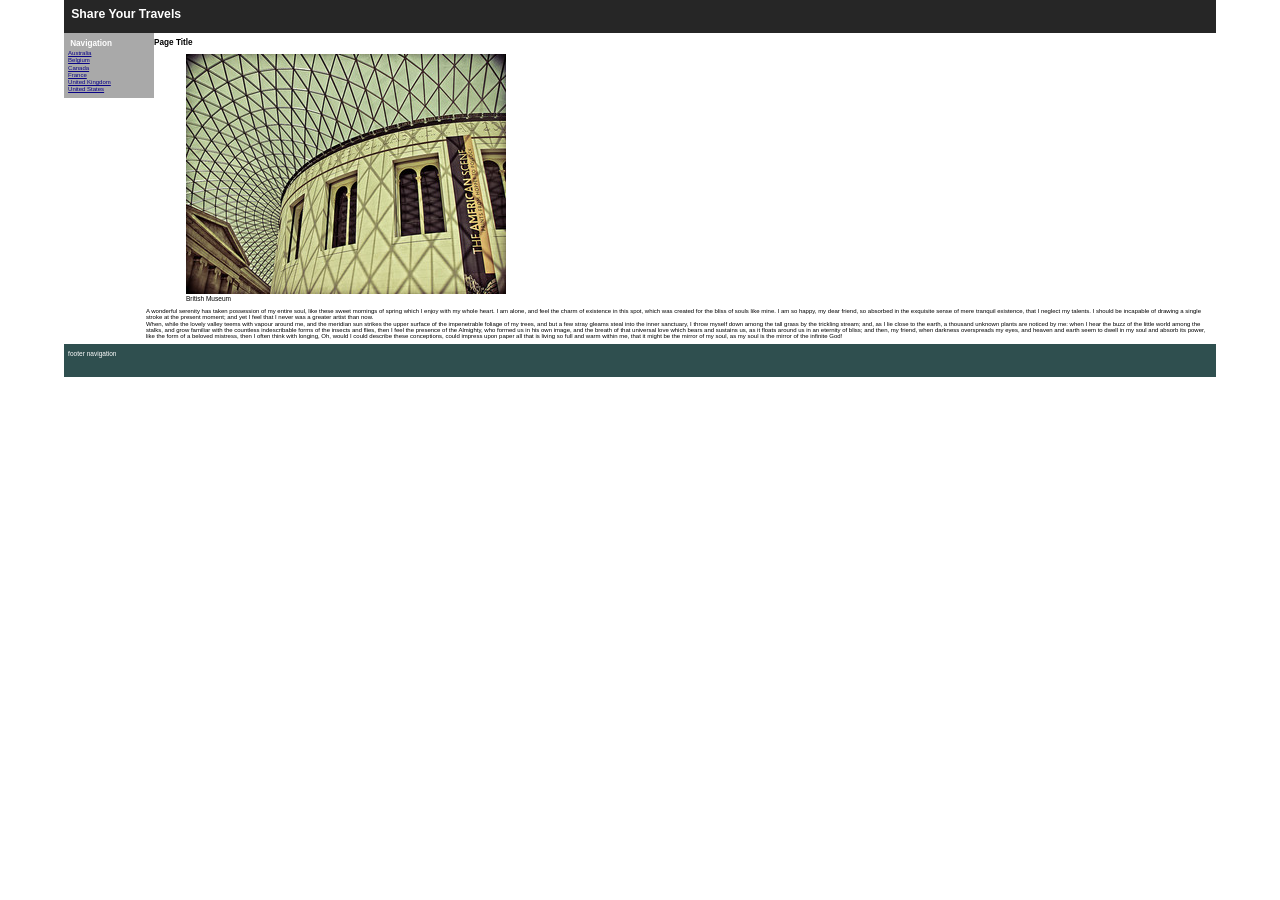
<file: Lab07/lab07-exercise12.html>
<!DOCTYPE html>
<html lang="en">
<head>
   <meta charset="utf-8">
<meta name="viewport" content="width=device-width, initial-scale=1">
   <title>Chapter 7</title>

   <link rel="stylesheet" href="lab07-exercise12-desktop.css" />
<link rel="stylesheet" href="lab07-exercise12-mobile.css"
      media="screen and (max-width: 480px)" />
</head>

<body>

<main>
   <header>
      <h1>Share Your Travels</h1>
   </header>
   <div id="container">
      <nav>
         <h3>Navigation</h3>
         <ul>
           <li><a href="#">Australia</a></li>
           <li><a href="#">Belgium</a></li>
           <li><a href="#">Canada</a></li>
           <li><a href="#">France</a></li>
           <li><a href="#">United Kingdom</a></li>
           <li><a href="#">United States</a></li>     
         </ul>
<select aria-label="Navigation">
  <option>Australia</option>
  <option>Belgium</option>
  <option>Canada</option>
  <option>France</option>
  <option>United Kingdom</option>
  <option>United States</option>
</select>
      </nav>   
      <div id="main">
            <h2>Page Title</h2>
            <figure>
            <img src="images/828-bigger.jpg" alt="" />
            <figcaption>British Museum</figcaption>
            </figure>
            <p>A wonderful serenity has taken possession of my entire soul, like these sweet mornings of spring which I enjoy with my whole heart. I am alone, and feel the charm of existence in this spot, which was created for the bliss of souls like mine. I am so happy, my dear friend, so absorbed in the exquisite sense of mere tranquil existence, that I neglect my talents. I should be incapable of drawing a single stroke at the present moment; and yet I feel that I never was a greater artist than now.</p>
            <p>When, while the lovely valley teems with vapour around me, and the meridian sun strikes the upper surface of the impenetrable foliage of my trees, and but a few stray gleams steal into the inner sanctuary, I throw myself down among the tall grass by the trickling stream; and, as I lie close to the earth, a thousand unknown plants are noticed by me: when I hear the buzz of the little world among the stalks, and grow familiar with the countless indescribable forms of the insects and flies, then I feel the presence of the Almighty, who formed us in his own image, and the breath of that universal love which bears and sustains us, as it floats around us in an eternity of bliss; and then, my friend, when darkness overspreads my eyes, and heaven and earth seem to dwell in my soul and absorb its power, like the form of a beloved mistress, then I often think with longing, Oh, would I could describe these conceptions, could impress upon paper all that is living so full and warm within me, that it might be the mirror of my soul, as my soul is the mirror of the infinite God!</p>

      </div>


   </div>
   <footer>
      <p>footer navigation</p>
   </footer>
</main>
</body>
</html>
</file>
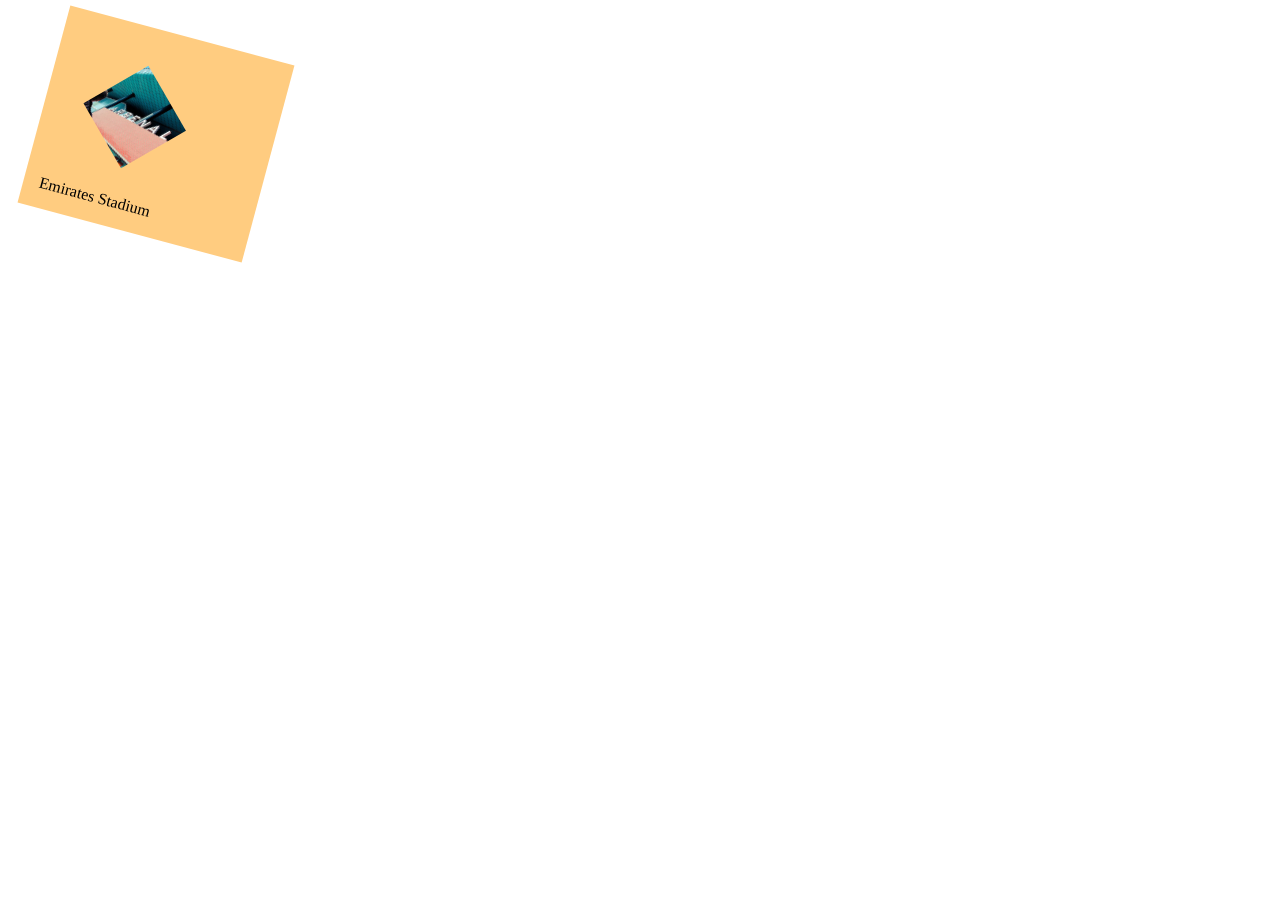
<file: Lab07/lab07-exercise14.html>
<!DOCTYPE html>
<html lang="en">
<head>
   <meta charset="utf-8">
   <title>Chapter 7</title>
   <link rel="stylesheet" href="lab07-exercise14.css"  /> 
</head>

<body>
    <figure>
        <img src="images/700.jpg" alt="whatever">
        <figcaption>Emirates Stadium</figcaption>   
    </figure>  
</body>
</html>
</file>
<file: style.css>
:root { --ink: #102a43; --ink-soft: #486581; --paper: #f5f7fb; --surface: #fff; --line: #d9e2ec; --brand: #0b7285; --brand-dark: #073b4c; --highlight: #ffd166; }
* { box-sizing: border-box; }
html { scroll-behavior: smooth; scroll-padding-top: 5rem; }
body { margin: 0; color: var(--ink); background: var(--paper); font: 1rem/1.65 "Segoe UI", system-ui, sans-serif; }
a { color: inherit; text-underline-offset: .22em; }
a:focus-visible { outline: 3px solid var(--highlight); outline-offset: 4px; }
.wrap { width: min(72rem, calc(100% - 3rem)); margin-inline: auto; }
.skip-link { position: absolute; z-index: 10; inset: .6rem auto auto .6rem; padding: .55rem .9rem; border-radius: .4rem; background: var(--highlight); color: var(--brand-dark); font-weight: 700; transform: translateY(-180%); }
.skip-link:focus { transform: none; }
.site-header { position: sticky; z-index: 5; top: 0; border-bottom: 1px solid rgba(217,226,236,.9); background: rgba(255,255,255,.94); backdrop-filter: blur(12px); }
.site-nav, .site-nav ul { display: flex; align-items: center; }
.site-nav { justify-content: space-between; min-height: 4.5rem; gap: 1rem; }
.site-nav ul { gap: .3rem; margin: 0; padding: 0; list-style: none; }
.site-nav a { padding: .45rem .65rem; border-radius: .45rem; text-decoration: none; }
.site-nav ul a { color: var(--ink-soft); font-size: .92rem; font-weight: 650; }
.site-nav ul a:hover { color: var(--brand); background: #e6fcf5; }
.name { color: var(--brand-dark); font: 700 1.35rem/1 Georgia, serif; letter-spacing: -.02em; }
.hero { position: relative; display: grid; grid-template-columns: minmax(0, 1.3fr) minmax(17rem,.7fr); align-items: center; gap: clamp(2rem,6vw,5.5rem); margin-top: 2.25rem; padding: clamp(2.5rem,6vw,4.75rem); overflow: hidden; border-radius: 1.25rem; background: linear-gradient(135deg,#073b4c 0%,#0b7285 100%); color: #f7fbff; }
.hero::after { position: absolute; width: 28rem; height: 28rem; right: -15rem; bottom: -18rem; border: 3rem solid rgba(255,209,102,.18); border-radius: 50%; content: ""; }
.intro, .profile { position: relative; z-index: 1; }
.course { display: inline-block; margin: 0 0 1rem; color: var(--highlight); font-size: .78rem; font-weight: 800; letter-spacing: .1em; text-transform: uppercase; }
h1,h2,h3 { margin: 0; line-height: 1.12; }
h1,main > section > h2,.profile h2 { font-family: Georgia,serif; }
h1 { max-width: 10ch; font-size: clamp(3.25rem,7vw,6.25rem); letter-spacing: -.065em; }
main > section > h2 { color: var(--brand-dark); font-size: clamp(2rem,4vw,3rem); letter-spacing: -.04em; }
.subtitle { margin: .65rem 0 1.1rem; color: #b9e9ee; font-size: 1.1rem; }
.intro > p:last-of-type { max-width: 38rem; margin-bottom: 1.5rem; color: #e0f2f1; }
.button { display: inline-block; padding: .8rem 1.1rem; border-radius: .5rem; background: var(--highlight); color: #3d2d00; font-weight: 800; text-decoration: none; box-shadow: 0 8px 20px rgba(0,0,0,.16); }
.button:hover { background: #ffe29a; transform: translateY(-2px); }
.profile { overflow: hidden; border: 1px solid rgba(255,255,255,.6); border-radius: .9rem; background: var(--surface); color: var(--ink); box-shadow: 0 20px 45px rgba(0,23,31,.28); text-align: center; }
.profile img { display: block; width: 9.5rem; height: 9.5rem; margin: 1.35rem auto 0; border: .35rem solid #e6fcf5; border-radius: 50%; object-fit: cover; object-position: 50% 39%; box-shadow: 0 10px 22px rgba(7,59,76,.18); }
.profile-info { padding: 1.1rem 1.4rem 1.4rem; }
.profile h2 { color: var(--brand-dark); font-size: clamp(1.35rem,2.3vw,1.75rem); }
.profile dl { margin: .75rem 0 .95rem; }
.profile dl div { display: flex; justify-content: center; gap: .65rem; }
.profile dt { color: var(--ink-soft); }.profile dd { margin: 0; font-weight: 800; }
.profile-info > a { color: var(--brand); font-size: .92rem; font-weight: 750; }
.exercises { padding-top: clamp(4rem,8vw,6rem); }
.topics { display: grid; grid-template-columns: repeat(3,minmax(0,1fr)); gap: 1.1rem; margin-top: 1.75rem; }
.topic { display: flex; flex-direction: column; min-height: 15rem; padding: 1.3rem; border: 1px solid var(--line); border-radius: .85rem; background: var(--surface); box-shadow: 0 10px 28px rgba(16,42,67,.055); transition: transform .2s ease,box-shadow .2s ease; }
.topic:hover { transform: translateY(-4px); box-shadow: 0 16px 32px rgba(16,42,67,.12); }
.topic h3 { color: var(--brand-dark); font-size: 1.08rem; }
.topic p { margin: .7rem 0 1rem; color: var(--ink-soft); font-size: .94rem; }
.topic ul { margin: auto 0 0; padding: 0; list-style: none; }
.topic li { border-top: 1px solid #edf2f7; }
.topic a { display: grid; grid-template-columns: 2.9rem 1fr; gap: .25rem; padding: .42rem 0; color: var(--brand); font-size: .92rem; font-weight: 650; text-decoration: none; }
.topic a:hover { color: var(--brand-dark); text-decoration: underline; }.topic span { color: var(--ink); font-variant-numeric: tabular-nums; font-weight: 850; }
.note { margin: 1.4rem 0 0; color: var(--ink-soft); font-size: .9rem; }
.reflection { display: grid; grid-template-columns: minmax(14rem,.75fr) 2fr; gap: 2.5rem; margin: clamp(3.5rem,7vw,6rem) 0; padding: clamp(1.6rem,4vw,2.75rem); border-left: .35rem solid var(--highlight); border-radius: .75rem; background: #e6fcf5; }
.reflection p { max-width: 70ch; margin: 0; color: #243b53; }.site-footer { padding: 1.25rem 0 2.5rem; background: var(--brand-dark); color: #d9e2ec; }.site-footer a { color: #fff; font-weight: 700; }
@media (max-width: 860px) { .hero { grid-template-columns: 1fr .72fr; gap: 1.6rem; padding: 2.4rem; }.topics { grid-template-columns: repeat(2,minmax(0,1fr)); }.reflection { grid-template-columns: 1fr; gap: 1rem; } }
@media (max-width: 640px) { .wrap { width: min(100% - 2rem,34rem); }.site-nav { min-height: auto; padding: .75rem 0; align-items: flex-start; }.site-nav ul { flex-wrap: wrap; justify-content: flex-end; gap: .1rem; }.site-nav a { padding: .35rem .45rem; }.hero { grid-template-columns: 1fr; gap: 2rem; margin-top: 1rem; padding: 2.25rem 1.5rem; border-radius: .9rem; }h1 { font-size: clamp(3.3rem,17vw,4.75rem); }.profile { max-width: 23rem; width: 100%; justify-self: center; }.profile img { width: 8.5rem; height: 8.5rem; }.topics { grid-template-columns: 1fr; }.topic { min-height: 0; }.reflection { margin: 3.5rem 0; } }
</file>
<file: Lab07/lab07-exercise01.css>
div.entry {
 background-color: #FFF8DC;
}

div.entryContent {
 background-color: #F0F8FF;
}

h1 span {
  display: block;
  color: #8B0000;
  font-size: 1.5em;

}

li {
  display: inline;
}

div img {
  display: block;
}
</file>
<file: Lab07/lab07-exercise02.css>
figure {
  background-color: #EDEDDD;
  border: 1pt solid #A8A8A8;
  padding: 5px;
  width: 150px;
  top: 150px;
  left: 200px;
  position: relative;
}
</file>
<file: Lab07/lab07-exercise03.css>
figure {  
   background-color: #EDEDDD;
   border: 1pt solid #A8A8A8;
   padding: 5px;
   width: 150px;
   top: 150px;
   left: 200px;
position: absolute;
}

figcaption {
   background-color: #EDEDDD;
   padding: 5px;
   top: 150px;
   left: 200px;
 position: absolute;
}
</file>
<file: Lab07/lab07-exercise04.css>
body {
   font-size: 1.1em;
}
figure {  
   background-color: #EDEDDD;
   border: 1pt solid #A8A8A8;
   padding: 5px;
   width: 150px;
   top: 150px;
   left: 200px;
position: absolute;
z-index: -1;
}
figcaption {
   font-size: 1.25em;
   background-color: yellow;
   padding: 5px;
   top: 90px;
   left: 140px;
position: absolute;
z-index: 1;
}
</file>
<file: Lab07/lab07-exercise05.css>
body {
   font-size: 1.1em;
}

figure {
  border: 1pt solid #A8A8A8;
  background-color: #EDEDDD;
  padding: 5px;
  margin: 10px;
  width: 150px;
  float: right;
}
</file>
<file: Lab07/lab07-exercise06.css>
body {
   font-size: 1.1em;
}

h1 { font-size: 1.5 em; }

p { margin: 16px 0; }

article {
   background-color: #898989;
   margin: 5px 100px;
   padding: 5px 20px;
}

figure {    
   border: 1pt solid #262626; 
   background-color: #c1c1c1;
   padding: 5px;
   width: 150px;
   margin: 10px;
   float: left;
}
</file>
<file: Lab07/lab07-exercise07.css>
body {
   font-size: 1.1em;
}

h1 { font-size: 1.5 em; }

article {
   background-color: #898989;
   margin: 5px 50px;
   padding: 5px 20px;
}

figure {    
   border: 1pt solid #262626; 
   background-color: #c1c1c1;
   padding: 5px;
   width: 150px;
   margin: 10px;
   float: left;
}
</file>
<file: Lab07/lab07-exercise08.css>
body {
   font-size: 1.1em;
}

h1 { font-size: 1.5 em; }

article {
   background-color: #898989;
   margin: 5px 50px;
   padding: 5px 20px;
}

figure {    
   border: 1pt solid #262626; 
   background-color: #c1c1c1;
   padding: 5px;
   width: 150px;
   margin: 10px;
   float: left;
}
.clear {
  clear: left;
}
</file>
<file: Lab07/lab07-exercise09.css>
body {
   font-size: 1.1em;
}

h1 { font-size: 1.5 em; }

article {
   background-color: #898989;
   margin: 5px 100px;
   padding: 5px 20px;
}



figure {    
   border: 1pt solid #262626; 
   background-color: #c1c1c1;
   padding: 10px;
   width: 200px;
   margin: 10px;
position: relative;
}
figcaption {
   width: 100px;
   background-color: black;
   color:white;
   opacity: 0.6;
   width: 140px;
   height: 20px;
   padding: 5px;
position: absolute;
top: 130px;
left: 10px;
}

.overlayed {
  position: absolute;
  top: 10px;
  left: 10px;
}
</file>
<file: Lab07/lab07-exercise10.css>
html, body, header, footer, aside, div, p, h1, h2, h3, li, ul
{
   margin: 0;
   padding: 0;
   font-family: Verdana, Geneva, sans-serif;
   font-size: 0.8em;
}

h1 { font-size: 1.5em; margin: 0.25em;}
h2 { font-size: 1.25em; margin: 0.25em;}
h3 { font-size: 1em; margin: 0.25em;}
p { margin: 0.25em 0; }
a:link, a:visited { color: #090388; }

li { list-style-type: none; margin: 0.25em 0; }

header {
   color: white;
   background-color: #262626;
   height: 3em;
   padding: 0.5em;
}
div#main {
   padding: 0.5em;
margin-left: 12em;
}
nav {
   color: white;
   background-color: #A9A9A9;
   padding: 0.5em;
width: 10em;
float: left;
}
footer {
   color: white;
   background-color: #2F4F4F;
   height: 3em;
   padding: 0.5em;
}
</file>
<file: Lab07/lab07-exercise11.css>
html, body, header, footer, aside, div, p, h1, h2, h3, li, ul
{
   margin: 0;
   padding: 0;
   font-family: Verdana, Geneva, sans-serif;
   font-size: 0.8em;
}

h1 { font-size: 1.5em; margin: 0.25em;}
h2 { font-size: 1.25em; margin: 0.25em;}
h3 { font-size: 1em; margin: 0.25em;}
p { margin: 0.25em 0; }
a:link, a:visited { color: #090388; }

li { list-style-type: none; margin: 0.25em 0; }

header {
   color: white;
   background-color: #262626;
   height: 3em;
   padding: 0.5em;
}

div#container {
position: relative;
}

nav {
  color: white;
  background-color: #A9A9A9;
  padding: 0.5em;  
width: 10em;
position: absolute;
top: 0;
left: 0;
}

div#main {
    padding: 0.5em;
margin-left: 12em;
margin-right: 16em;
}

aside {
  color: white;
  background-color: #D3C6BA;
  padding: 0.5em;  
width: 14em;
position: absolute;
top: 0;
right: 0;
}

footer {
  color: white;
  background-color: #2F4F4F;
  height: 3em;
  padding: 0.5em;
}

.box { 
   border: 1pt solid black;
   margin: 3px 3px 10px 3px;
   padding: 5px;
}
</file>
<file: Lab07/lab07-exercise12-desktop.css>
html, body, header, footer, aside, div, p, h1, h2, h3, li, ul
{
   margin: 0;
   padding: 0;
   font-family: Verdana, Geneva, sans-serif;
   font-size: 0.8em;
}

h1 { font-size: 1.5em; margin: 0.25em;}
h2 { font-size: 1.25em; margin: 0.25em;}
h3 { font-size: 1em; margin: 0.25em;}
p { margin: 0.25em 0; }
a:link, a:visited { color: #090388; }

li { list-style-type: none; margin: 0.25em 0; }

header {
   color: white;
   background-color: #262626;
   height: 3em;
   padding: 0.5em;
}

main {
   width: 90%;
   margin-left: auto;
   margin-right: auto;
}

nav {
  color: white;
  background-color: #A9A9A9;
  padding: 0.5em;  
  width: 10em;
  float: left; 
}

div#main {
    padding: 0.5em;
    margin-left: 12em;
}

footer {
  color: white;
  background-color: #2F4F4F;
  height: 3em;
  padding: 0.5em;
}

.box { 
   border: 1pt solid black;
   margin: 3px 3px 10px 3px;
   padding: 5px;
}   
nav select { display: none; }
</file>
<file: Lab07/lab07-exercise12-mobile.css>
html, body, header, footer, aside, div, p, h1, h2, h3, li, ul
{
   margin: 0;
   padding: 0;
   font-family: Verdana, Geneva, sans-serif;
   font-size: 0.8em;
}

h1 { font-size: 1.5em; margin: 0.25em;}
h2 { font-size: 1.25em; margin: 0.25em;}
h3 { font-size: 1em; margin: 0.25em;}
p { margin: 0.25em 0; }
a:link, a:visited { color: #090388; }

li { list-style-type: none; margin: 0.25em 0; }

header {
   color: white;
   background-color: #262626;
   height: 3em;
   padding: 0.5em;
}

main {
   width: 90%;
   margin-left: auto;
   margin-right: auto;
}

nav {
  color: white;
  background-color: #A9A9A9;
  padding: 0.5em;  
  width: auto;
  float: none; 
}

div#main {
    padding: 0.5em;
    margin-left: 0;
}

footer {
  color: white;
  background-color: #2F4F4F;
  height: 3em;
  padding: 0.5em;
}

.box { 
   border: 1pt solid black;
   margin: 3px 3px 10px 3px;
   padding: 5px;
}   
figure img {
  max-width: 100%;
  height: auto;
}
nav ul { display: none; }
nav select { display: inline-block; width: 90%; }
</file>
<file: Lab07/lab07-exercise14.css>
figure {
  margin: 2em;
  padding: 1em;
  background: #FFCC80;
  width: 200px;
  transform: rotate(15deg);
}

figure img {
  transform: rotate(45deg) scale(0.5);
}
</file>
